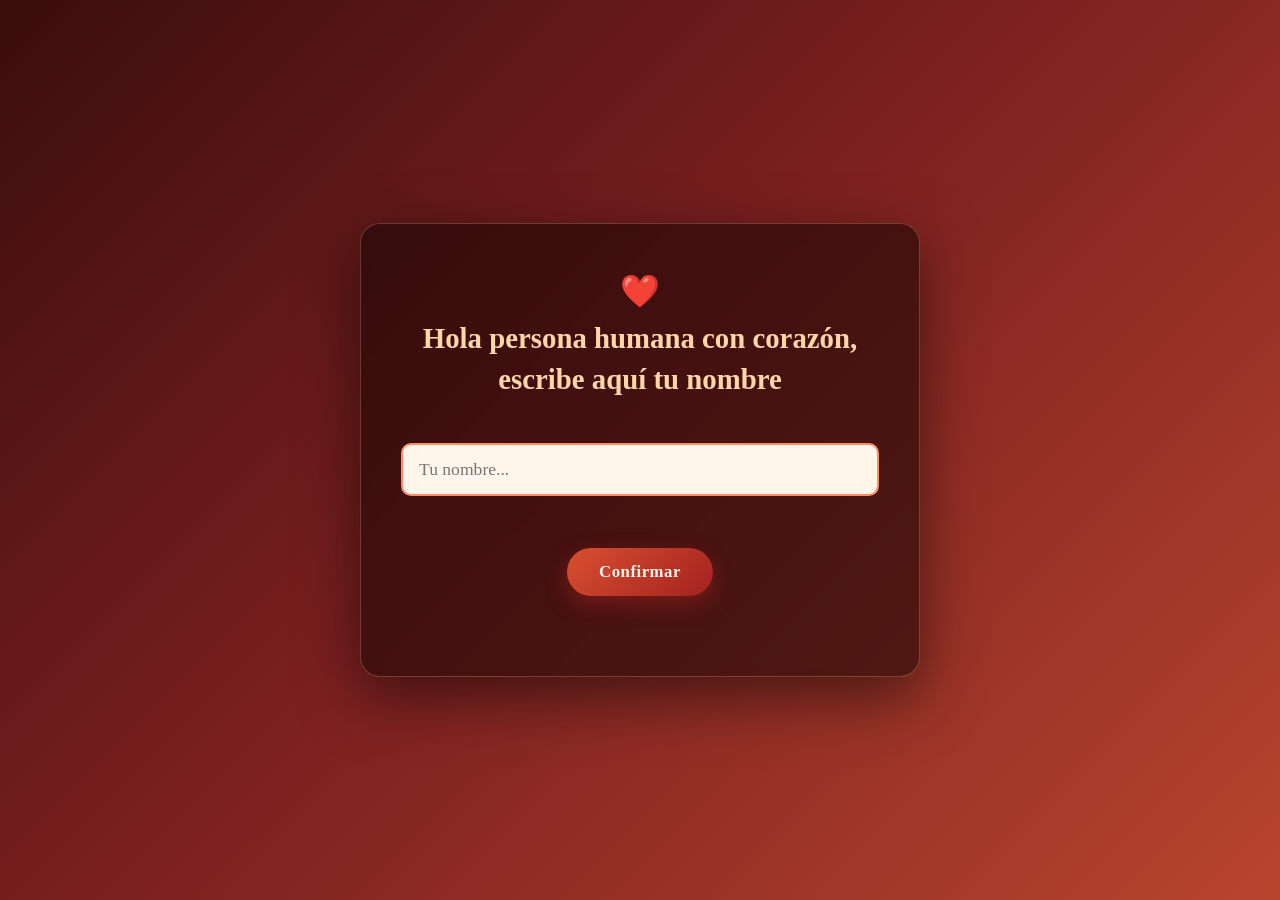
<file: Index.html>
<!DOCTYPE html>
<html lang="es">
<head>
<meta charset="UTF-8">
<meta name="viewport" content="width=device-width, initial-scale=1.0">
<title>Inicio</title>
<link rel="stylesheet" href="Estilos.css">
</head>
<body>
  <div class="tarjeta">
    <div class="corazon">❤️</div>
    <h1>Hola persona humana con corazón,<br>escribe aquí tu nombre</h1>
    <input type="text" id="campoNombre" placeholder="Tu nombre..." autofocus>
    <div class="contenedor-boton">
      <button id="botonConfirmar">Confirmar</button>
    </div>
    <div class="aviso" id="aviso"></div>
  </div>

  <script>
    const campoNombre = document.getElementById('campoNombre');
    const boton = document.getElementById('botonConfirmar');
    const aviso = document.getElementById('aviso');

    function confirmarNombre() {
      const nombre = campoNombre.value.trim();
      if (nombre === '') {
        aviso.textContent = 'Por favor, escribe tu nombre antes de continuar.';
        return;
      }
      localStorage.setItem('nombreGuardado', nombre);
      window.location.href = 'mensaje.html';
      document.getElementById('nombreMensaje3').textContent = nombreGuardado;
    }

    boton.addEventListener('click', confirmarNombre);
    campoNombre.addEventListener('keydown', (e) => {
      if (e.key === 'Enter') confirmarNombre();
    });
  </script>
</body>
</html>
</file>
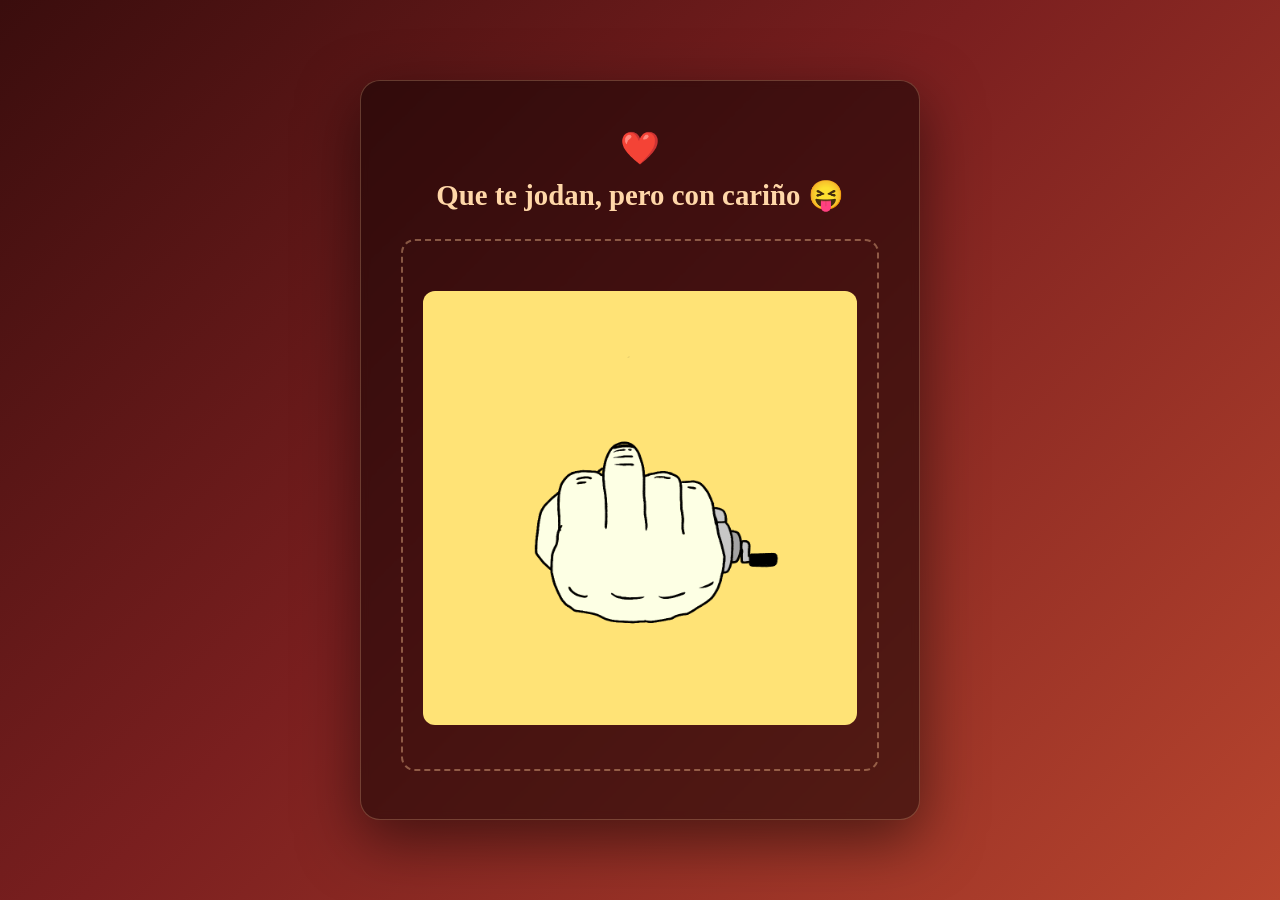
<file: Gracias.html>
<!DOCTYPE html>
<html lang="es">
<head>
<meta charset="UTF-8">
<meta name="viewport" content="width=device-width, initial-scale=1.0">
<title>Gracias</title>
<link rel="stylesheet" href="Estilos.css">
</head>
<body>
  <div class="tarjeta">
    <div class="corazon">❤️</div>
    <h1>Que te jodan, pero con cariño 😝 </h1>

    <div class="gif-espacio">
      <img src="tu-gif.gif" alt="Tu GIF" onerror="this.style.display='none'">
    </div>
  </div>
</body>
</html>
</file>
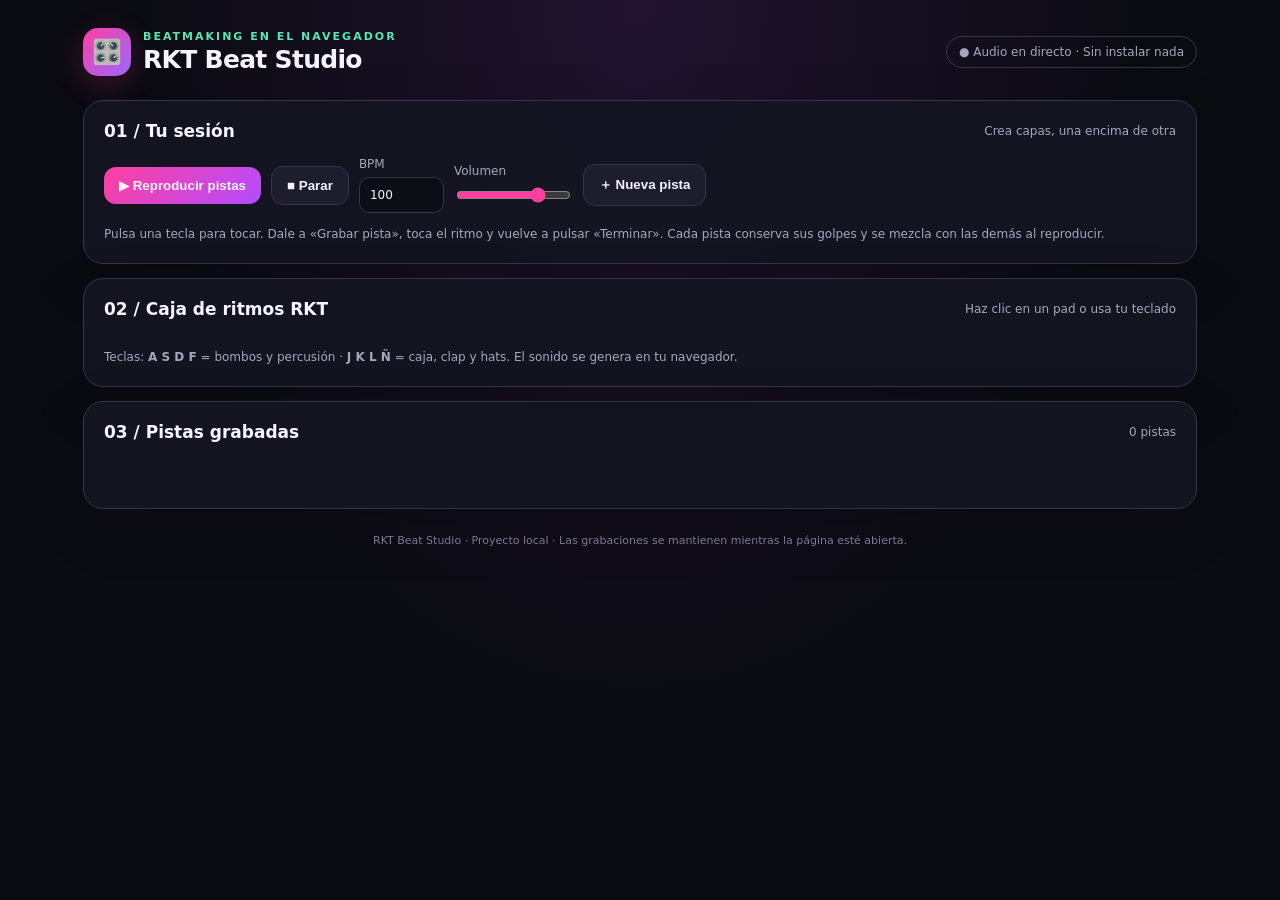
<file: index (1).html>
<!doctype html>
<html lang="es">
<head>
<meta charset="utf-8">
<meta name="viewport" content="width=device-width, initial-scale=1">
<title>RKT Beat Studio</title>
<style>
:root{--bg:#0b0b12;--panel:#151522;--panel2:#1d1d2d;--line:#34344a;--text:#f4f3ff;--muted:#a7a6bd;--pink:#ff3f9f;--purple:#9a68ff;--green:#58e6b2;--yellow:#ffd166}
*{box-sizing:border-box}body{margin:0;background:radial-gradient(ellipse at top,#21132f 0,#0b0b12 55%);color:var(--text);font-family:Inter,system-ui,Segoe UI,Arial,sans-serif;min-height:100vh}
main{max-width:1150px;margin:auto;padding:28px 18px 50px}.top{display:flex;justify-content:space-between;align-items:center;gap:15px;flex-wrap:wrap;margin-bottom:24px}.brand{display:flex;align-items:center;gap:12px}.logo{width:48px;height:48px;border-radius:15px;background:linear-gradient(135deg,var(--pink),var(--purple));display:grid;place-items:center;font-size:24px;box-shadow:0 8px 30px #ff3f9f33}.eyebrow{color:var(--green);font-size:11px;letter-spacing:2px;font-weight:800}.brand h1{font-size:25px;margin:2px 0 0;letter-spacing:-.7px}.pill{border:1px solid var(--line);border-radius:999px;padding:8px 12px;color:var(--muted);font-size:12px}
.panel{background:#151522eF;border:1px solid var(--line);border-radius:20px;padding:20px;margin:14px 0;box-shadow:0 18px 60px #0002}.controls{display:flex;gap:10px;align-items:center;flex-wrap:wrap}.btn{border:1px solid var(--line);background:var(--panel2);color:var(--text);padding:11px 15px;border-radius:12px;font-weight:750;cursor:pointer;transition:.15s}.btn:hover{transform:translateY(-1px);border-color:#77708f}.btn.primary{background:linear-gradient(135deg,var(--pink),#b34cff);border:0}.btn.record{background:#39172b;border-color:#a42e69;color:#ff9acb}.btn.record.live{background:#b51f5f;color:white;animation:pulse 1s infinite}@keyframes pulse{50%{box-shadow:0 0 0 5px #ff3f9f22}}
label{font-size:12px;color:var(--muted);display:flex;flex-direction:column;gap:6px}input,select{background:#0d0d16;color:var(--text);border:1px solid var(--line);padding:10px;border-radius:10px;font:inherit}input[type=range]{padding:0;accent-color:var(--pink);width:115px}
.section-head{display:flex;justify-content:space-between;align-items:center;gap:10px;flex-wrap:wrap;margin-bottom:16px}.section-head h2{font-size:17px;margin:0}.hint{color:var(--muted);font-size:12px;line-height:1.5}.pads{display:grid;grid-template-columns:repeat(4,minmax(0,1fr));gap:10px}.pad{min-height:116px;position:relative;border:1px solid var(--line);border-radius:16px;background:linear-gradient(145deg,#232337,#141420);color:var(--text);cursor:pointer;text-align:left;padding:14px;overflow:hidden;transition:.08s}.pad:before{content:"";position:absolute;inset:auto 0 0;height:4px;background:var(--padcolor,var(--pink));opacity:.8}.pad:active,.pad.hit{transform:scale(.98);background:#30223a;box-shadow:0 0 0 2px var(--padcolor,var(--pink)) inset}.pad .key{display:inline-grid;place-items:center;min-width:28px;height:27px;border:1px solid #55536d;border-radius:7px;background:#0e0e18;color:#fff;font-weight:900;font-size:12px}.pad .name{display:block;font-weight:800;margin-top:12px}.pad .desc{display:block;font-size:11px;color:var(--muted);margin-top:4px}.pad .emoji{position:absolute;right:13px;top:12px;font-size:21px;opacity:.9}
.track-list{display:flex;flex-direction:column;gap:10px}.track{display:grid;grid-template-columns:minmax(130px,1fr) 2fr auto;align-items:center;gap:14px;padding:14px;background:#10101a;border:1px solid var(--line);border-radius:14px}.track-title{font-weight:800}.track-meta{color:var(--muted);font-size:11px;margin-top:4px}.timeline{display:flex;gap:4px;align-items:center;min-height:34px;overflow:hidden}.beat-dot{height:28px;min-width:5px;flex:1;border-radius:4px;background:#29283a;max-width:13px}.beat-dot.on{background:linear-gradient(180deg,var(--pink),var(--purple));box-shadow:0 0 10px #ff3f9f35}.track-actions{display:flex;gap:6px;flex-wrap:wrap;justify-content:flex-end}.small{font-size:11px;padding:8px 10px}.empty{border:1px dashed #424158;border-radius:12px;padding:22px;color:var(--muted);text-align:center;font-size:13px}.status{font-size:12px;color:var(--green);min-height:18px}.footer{color:#7c7a91;font-size:11px;text-align:center;margin-top:25px}
@media(max-width:680px){main{padding:18px 12px}.pads{grid-template-columns:repeat(2,minmax(0,1fr))}.track{grid-template-columns:1fr;gap:10px}.track-actions{justify-content:flex-start}.brand h1{font-size:21px}.panel{padding:15px}}
</style>
</head>
<body>
<main>
<header class="top">
 <div class="brand"><div class="logo">🎛️</div><div><div class="eyebrow">BEATMAKING EN EL NAVEGADOR</div><h1>RKT Beat Studio</h1></div></div>
 <div class="pill">● Audio en directo · Sin instalar nada</div>
</header>

<section class="panel">
 <div class="section-head"><h2>01 / Tu sesión</h2><span class="hint">Crea capas, una encima de otra</span></div>
 <div class="controls">
  <button class="btn primary" id="playAll">▶ Reproducir pistas</button>
  <button class="btn" id="stopAll">■ Parar</button>
  <label>BPM <input id="bpm" type="number" min="60" max="180" value="100" style="width:85px"></label>
  <label>Volumen <input id="volume" type="range" min="0" max="100" value="75"></label>
  <button class="btn" id="newTrack">＋ Nueva pista</button>
 </div>
 <p class="hint" style="margin-bottom:0">Pulsa una tecla para tocar. Dale a «Grabar pista», toca el ritmo y vuelve a pulsar «Terminar». Cada pista conserva sus golpes y se mezcla con las demás al reproducir.</p>
</section>

<section class="panel">
 <div class="section-head"><h2>02 / Caja de ritmos RKT</h2><span class="hint">Haz clic en un pad o usa tu teclado</span></div>
 <div class="pads" id="pads"></div>
 <p class="hint" style="margin-bottom:0;margin-top:13px">Teclas: <b> A S D F</b> = bombos y percusión · <b> J K L Ñ</b> = caja, clap y hats. El sonido se genera en tu navegador.</p>
</section>

<section class="panel">
 <div class="section-head"><h2>03 / Pistas grabadas</h2><span class="hint" id="trackCount">0 pistas</span></div>
 <div class="track-list" id="tracks"></div>
 <div class="status" id="status" aria-live="polite" style="margin-top:12px"></div>
</section>
<div class="footer">RKT Beat Studio · Proyecto local · Las grabaciones se mantienen mientras la página esté abierta.</div>
</main>
<script>
const sounds = [
 {id:'kick',key:'A',name:'Bombo RKT',desc:'Grave y contundente',emoji:'💥',color:'#ff3f9f'},
 {id:'kick2',key:'S',name:'Bombo corto',desc:'Golpe seco',emoji:'🥁',color:'#ff7b54'},
 {id:'bass',key:'D',name:'808 / Bajo',desc:'Subgrave',emoji:'〰️',color:'#a16bff'},
 {id:'perc',key:'F',name:'Percusión',desc:'Golpe metálico',emoji:'🔔',color:'#ffd166'},
 {id:'snare',key:'J',name:'Caja',desc:'Snare crujiente',emoji:'⚡',color:'#ff5c8a'},
 {id:'clap',key:'K',name:'Clap',desc:'Palmada marcada',emoji:'👏',color:'#63e6be'},
 {id:'hat',key:'L',name:'Hi-hat',desc:'Chispa rápida',emoji:'✨',color:'#6acbff'},
 {id:'openhat',key:'Ñ',name:'Open hat',desc:'Hat abierto',emoji:'🌪️',color:'#c4a1ff'}
];
const $ = s => document.querySelector(s);
let audioCtx=null, master=null, tracks=[], nextId=1, activeTrack=null, playing=false, playbackTimers=[];
const padRoot=$('#pads'), trackRoot=$('#tracks');
function ensureAudio(){
 if(!audioCtx){audioCtx=new (window.AudioContext||window.webkitAudioContext)();master=audioCtx.createGain();master.gain.value=Number($('#volume').value)/100;master.connect(audioCtx.destination);}
 if(audioCtx.state==='suspended') audioCtx.resume();
}
function output(){ensureAudio();const g=audioCtx.createGain();g.gain.value=Number($('#volume').value)/100;g.connect(audioCtx.destination);return g;}
function noiseBuffer(duration){
 const n=Math.max(1,Math.floor(audioCtx.sampleRate*duration)), b=audioCtx.createBuffer(1,n,audioCtx.sampleRate), d=b.getChannelData(0);
 for(let i=0;i<n;i++)d[i]=Math.random()*2-1;return b;
}
function playSound(id, when=0){
 ensureAudio();const t=audioCtx.currentTime+when, out=output();
 const osc=(type,freq, endFreq, dur, gain=1)=>{const o=audioCtx.createOscillator(),g=audioCtx.createGain();o.type=type;o.frequency.setValueAtTime(freq,t);if(endFreq)o.frequency.exponentialRampToValueAtTime(Math.max(1,endFreq),t+dur);g.gain.setValueAtTime(gain,t);g.gain.exponentialRampToValueAtTime(.001,t+dur);o.connect(g);g.connect(out);o.start(t);o.stop(t+dur+.02);};
 const hiss=(dur, gain, hp=4000)=>{const src=audioCtx.createBufferSource(),filter=audioCtx.createBiquadFilter(),g=audioCtx.createGain();src.buffer=noiseBuffer(dur);filter.type='highpass';filter.frequency.value=hp;g.gain.setValueAtTime(gain,t);g.gain.exponentialRampToValueAtTime(.001,t+dur);src.connect(filter);filter.connect(g);g.connect(out);src.start(t);src.stop(t+dur+.02);};
 if(id==='kick') {osc('sine',155,42,.38,1.0);osc('triangle',70,42,.14,.23);}
 else if(id==='kick2'){osc('sine',125,48,.22,.85);hiss(.035,.07,1500);}
 else if(id==='bass'){osc('sawtooth',95,42,.32,.32);osc('sine',65,35,.38,.55);}
 else if(id==='perc'){osc('square',900,420,.09,.15);hiss(.06,.08,2200);}
 else if(id==='snare'){hiss(.19,.42,900);osc('triangle',190,100,.12,.22);}
 else if(id==='clap'){hiss(.14,.33,1200);setTimeout(()=>{if(audioCtx)hiss(.1,.15,1400)},28);}
 else if(id==='hat'){hiss(.055,.24,6500);}
 else if(id==='openhat'){hiss(.32,.25,5000);}
 setTimeout(()=>out.disconnect(),700);
}
function renderPads(){
 padRoot.innerHTML='';
 sounds.forEach(s=>{const b=document.createElement('button');b.className='pad';b.style.setProperty('--padcolor',s.color);b.innerHTML=`<span class="key">${s.key}</span><span class="emoji">${s.emoji}</span><span class="name">${s.name}</span><span class="desc">${s.desc}</span>`;b.addEventListener('click',()=>hit(s.id));b.dataset.sound=s.id;padRoot.appendChild(b);});
}
function hit(id){
 if(playing)return;
 playSound(id);
 if(activeTrack){const tr=tracks.find(t=>t.id===activeTrack);if(tr){tr.events.push({sound:id,time:performance.now()-tr.started});tr.dirty=true;renderTracks();}}
 const pad=document.querySelector(`[data-sound="${id}"]`);if(pad){pad.classList.add('hit');setTimeout(()=>pad.classList.remove('hit'),90);}
}
function makeTrack(){const tr={id:nextId++,name:'Pista '+nextId,events:[],recording:false,started:0,dirty:false};tr.name='Pista '+(tr.id);tracks.push(tr);renderTracks();return tr;}
function startRecording(id){
 if(activeTrack){const prev=tracks.find(t=>t.id===activeTrack);if(prev)stopRecording(prev.id);}
 const tr=tracks.find(t=>t.id===id);if(!tr)return;tr.events=[];tr.started=performance.now();tr.recording=true;activeTrack=id;$('#status').textContent='● Grabando '+tr.name+' · toca el ritmo';renderTracks();
}
function stopRecording(id){
 const tr=tracks.find(t=>t.id===id);if(!tr)return;tr.recording=false;if(activeTrack===id)activeTrack=null;$('#status').textContent=tr.events.length?`✓ ${tr.name} guardada · ${tr.events.length} golpes`:'Pista vacía. Graba algunos golpes para escucharla.';renderTracks();
}
function renderTracks(){
 $('#trackCount').textContent=`${tracks.length} pista${tracks.length===1?'':'s'}`;
 if(!tracks.length){trackRoot.innerHTML='<div class="empty">Todavía no hay pistas. Pulsa «Nueva pista» para empezar tu beat.</div>';return;}
 trackRoot.innerHTML='';
 tracks.forEach(tr=>{
  const row=document.createElement('div');row.className='track';
  const info=document.createElement('div');info.innerHTML=`<div class="track-title">${tr.name} ${tr.recording?'🔴':''}</div><div class="track-meta">${tr.events.length} golpes · ${tr.recording?'grabando':tr.events.length?'lista para mezclar':'vacía'}</div>`;
  const timeline=document.createElement('div');timeline.className='timeline';const count=32;
  for(let i=0;i<count;i++){const dot=document.createElement('span');dot.className='beat-dot'+(tr.events.some(e=>Math.min(31,Math.floor(e.time/Math.max(1,((tr.events.at(-1)?.time||1)/32)))===i)?' on':'');timeline.appendChild(dot);}
  const actions=document.createElement('div');actions.className='track-actions';
  const rec=document.createElement('button');rec.className='btn small '+(tr.recording?'record live':'record');rec.textContent=tr.recording?'■ Terminar':'● Grabar pista';rec.onclick=()=>tr.recording?stopRecording(tr.id):startRecording(tr.id);
  const play=document.createElement('button');play.className='btn small';play.textContent='▶';play.title='Reproducir esta pista';play.onclick=()=>playTrack(tr);
  const clear=document.createElement('button');clear.className='btn small';clear.textContent='Borrar';clear.onclick=()=>{if(tr.recording)stopRecording(tr.id);tracks=tracks.filter(t=>t.id!==tr.id);renderTracks();};
  actions.append(rec,play,clear);row.append(info,timeline,actions);trackRoot.appendChild(row);
 });
}
function cancelPlayback(){playbackTimers.forEach(clearTimeout);playbackTimers=[];playing=false;$('#playAll').textContent='▶ Reproducir pistas';}
function scheduleTrack(tr, baseTime=0){
 ensureAudio();if(!tr.events.length)return;
 const sorted=[...tr.events].sort((a,b)=>a.time-b.time);
 sorted.forEach(e=>{const delay=Math.max(0,e.time)+baseTime;const timer=setTimeout(()=>playSound(e.sound),delay);playbackTimers.push(timer);});
}
function playTrack(tr){if(tr.recording)stopRecording(tr.id);if(!tr.events.length){$('#status').textContent='Esta pista está vacía.';return;}cancelPlayback();playing=true;$('#status').textContent='▶ Reproduciendo '+tr.name;const max=Math.max(...tr.events.map(e=>e.time))+300;scheduleTrack(tr);playbackTimers.push(setTimeout(()=>{playing=false;$('#status').textContent='✓ Fin de '+tr.name;},max));}
$('#newTrack').onclick=()=>{makeTrack();$('#status').textContent='Nueva pista creada. Pulsa «Grabar pista».';};
$('#playAll').onclick=()=>{
 if(!tracks.some(t=>t.events.length)){ $('#status').textContent='Primero graba al menos una pista.';return;}
 tracks.forEach(t=>{if(t.recording)stopRecording(t.id);});
 cancelPlayback();playing=true;$('#playAll').textContent='▶ Reproduciendo…';$('#status').textContent='▶ Sonando todas las pistas juntas';
 const longest=Math.max(...tracks.map(t=>t.events.length?Math.max(...t.events.map(e=>e.time)):0));
 tracks.forEach(t=>scheduleTrack(t));playbackTimers.push(setTimeout(()=>{playing=false;$('#playAll').textContent='▶ Reproducir pistas';$('#status').textContent='✓ Mezcla terminada';},longest+500));
};
$('#stopAll').onclick=()=>{cancelPlayback();$('#status').textContent='Reproducción parada.';};
$('#volume').oninput=()=>{if(master)master.gain.value=Number($('#volume').value)/100;};
document.addEventListener('keydown',e=>{
 if(e.repeat||['INPUT','SELECT','TEXTAREA'].includes(document.activeElement.tagName))return;
 const key=e.key.toUpperCase();const s=sounds.find(x=>x.key===key);if(s){e.preventDefault();hit(s.id);}
 if(e.code==='Space'){e.preventDefault();if(playing)$('#stopAll').click();else $('#playAll').click();}
});
renderPads();makeTrack();
</script>
</body>
</html>
</file>
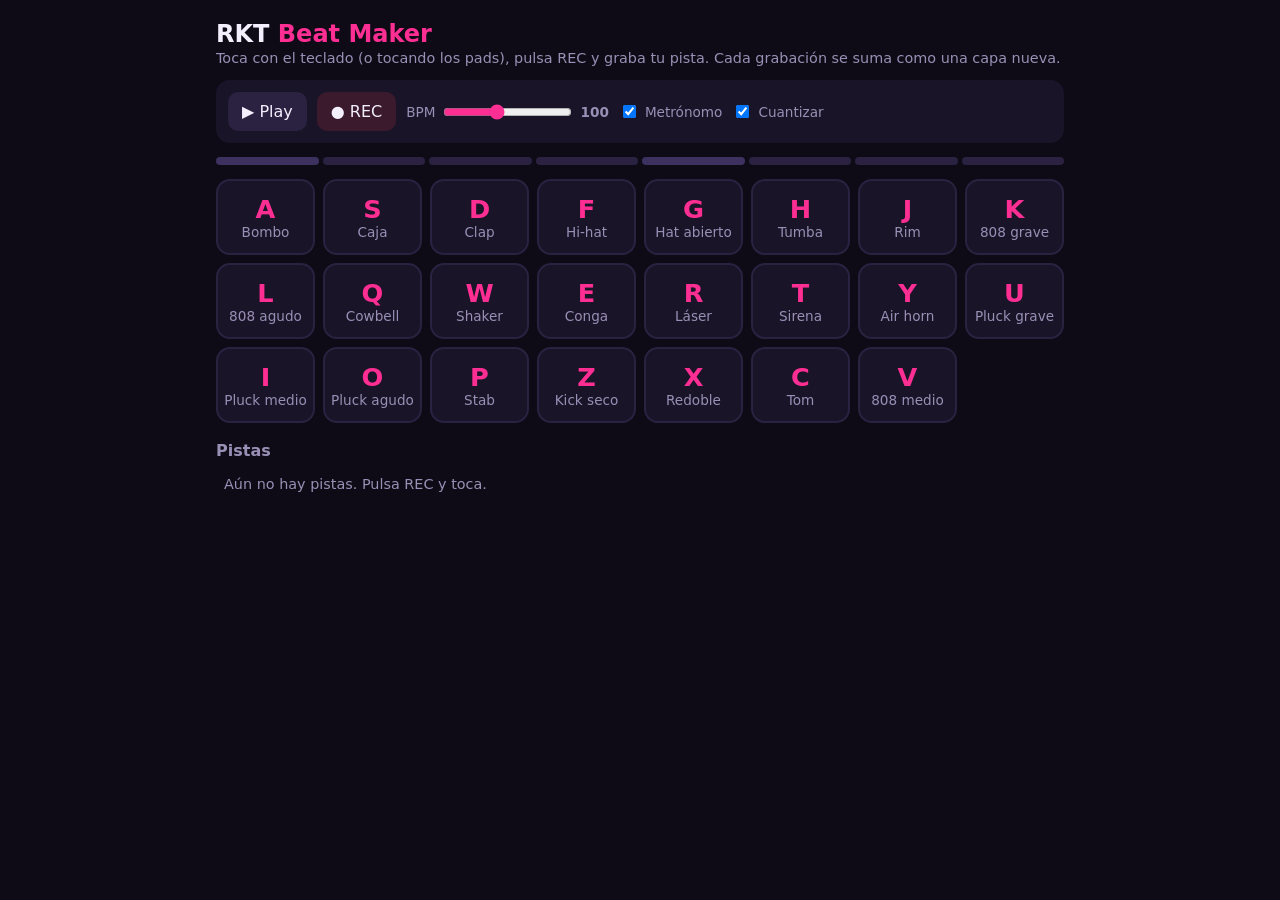
<file: RKT Beat Maker (1).html>
<!DOCTYPE html>
<html lang="es"><head><meta charset="utf-8">
<meta name="viewport" content="width=device-width, initial-scale=1, viewport-fit=cover">
<title>RKT Beat Maker</title>
<style>
:root{--bg:#0e0b16;--card:#1a1428;--ink:#f4efff;--mut:#9a8fb5;--pink:#ff2e93;--cy:#27e6d3;--yel:#ffd23f;box-sizing:border-box;padding-top:env(safe-area-inset-top,0px);padding-bottom:env(safe-area-inset-bottom,0px)}
*{box-sizing:border-box}
body{margin:0;background:var(--bg);color:var(--ink);font-family:system-ui,-apple-system,"Segoe UI",sans-serif;padding:16px;max-width:880px;margin:auto}
h1{font-size:1.5rem;margin:4px 0 2px}h1 span{color:var(--pink)}
p.s{color:var(--mut);margin:0 0 14px;font-size:.9rem}
.bar{display:flex;flex-wrap:wrap;gap:10px;align-items:center;background:var(--card);padding:12px;border-radius:14px;margin-bottom:14px}
button{font:inherit;cursor:pointer;border:0;border-radius:10px;padding:10px 14px;background:#2b2140;color:var(--ink)}
button:active{transform:scale(.96)}
#play.on{background:var(--cy);color:#000}
#rec{background:#3a1a2c}#rec.arm{background:var(--yel);color:#000}#rec.on{background:var(--pink);animation:p .6s infinite alternate}
@keyframes p{to{opacity:.6}}
label{color:var(--mut);font-size:.85rem;display:flex;align-items:center;gap:6px}
input[type=range]{accent-color:var(--pink)}
#status{margin-left:auto;font-size:.85rem;color:var(--yel)}
.beats{display:flex;gap:4px;margin-bottom:14px}.beats i{flex:1;height:8px;border-radius:4px;background:#2b2140}.beats i.b{background:#3d3160}.beats i.on{background:var(--cy)}
.pads{display:grid;grid-template-columns:repeat(auto-fill,minmax(92px,1fr));gap:8px;margin-bottom:18px}
.pad{height:76px;border-radius:14px;background:var(--card);border:2px solid #2b2140;display:flex;flex-direction:column;align-items:center;justify-content:center;user-select:none;touch-action:manipulation}
.pad b{font-size:1.6rem;color:var(--pink)}.pad span{color:var(--mut);font-size:.85rem}
.pad.hit{background:var(--pink);border-color:var(--pink)}.pad.hit b,.pad.hit span{color:#fff}
h2{font-size:1rem;margin:0 0 8px;color:var(--mut)}
.track{display:flex;gap:8px;align-items:center;background:var(--card);border-radius:12px;padding:8px;margin-bottom:8px}
.lane{position:relative;flex:1;height:34px;background:#120e1d;border-radius:8px;overflow:hidden}
.lane u{position:absolute;top:6px;width:4px;height:22px;border-radius:2px;background:var(--cy)}
.lane s{position:absolute;top:0;bottom:0;width:2px;background:#fff8}
.track.m .lane u{background:#554a73}
.track button{padding:6px 10px;font-size:.8rem}.nm{width:64px;font-size:.85rem}
.empty{color:var(--mut);font-size:.9rem;padding:8px}
</style></head><body>
<h1>RKT <span>Beat Maker</span></h1>
<p class="s">Toca con el teclado (o tocando los pads), pulsa REC y graba tu pista. Cada grabación se suma como una capa nueva.</p>

<div class="bar">
  <button id="play">▶ Play</button>
  <button id="rec">● REC</button>
  <label>BPM <input id="bpm" type="range" min="80" max="130" value="100"><b id="bv">100</b></label>
  <label><input id="click" type="checkbox" checked> Metrónomo</label>
  <label><input id="q" type="checkbox" checked> Cuantizar</label>
  <span id="status"></span>
</div>
<div class="beats" id="beats"></div>
<div class="pads" id="pads"></div>
<h2>Pistas</h2>
<div id="tracks"><div class="empty">Aún no hay pistas. Pulsa REC y toca.</div></div>

<script>
const BEATS=8; // 2 compases
const AC=window.AudioContext||window.webkitAudioContext;
let ctx,master,noiseBuf;
const SOUNDS={
 a:{n:'Bombo',f:t=>kick(t)},
 s:{n:'Caja',f:t=>snare(t)},
 d:{n:'Clap',f:t=>clap(t)},
 f:{n:'Hi-hat',f:t=>hat(t,.05)},
 g:{n:'Hat abierto',f:t=>hat(t,.3)},
 h:{n:'Tumba',f:t=>tone(t,'sine',260,130,.35,.7)},
 j:{n:'Rim',f:t=>tone(t,'square',900,700,.06,.25)},
 k:{n:'808 grave',f:t=>bass(t,49)},
 l:{n:'808 agudo',f:t=>bass(t,73)},
 q:{n:'Cowbell',f:t=>cow(t)},
 w:{n:'Shaker',f:t=>noise(t,'bandpass',6000,.09,.35)},
 e:{n:'Conga',f:t=>tone(t,'sine',330,200,.2,.8)},
 r:{n:'Láser',f:t=>tone(t,'sawtooth',2200,120,.35,.35)},
 t:{n:'Sirena',f:t=>siren(t)},
 y:{n:'Air horn',f:t=>horn(t)},
 u:{n:'Pluck grave',f:t=>pluck(t,110)},
 i:{n:'Pluck medio',f:t=>pluck(t,165)},
 o:{n:'Pluck agudo',f:t=>pluck(t,220)},
 p:{n:'Stab',f:t=>stab(t)},
 z:{n:'Kick seco',f:t=>tone(t,'sine',120,50,.2,1.1)},
 x:{n:'Redoble',f:t=>{[0,.06,.12,.18].forEach(o=>snare(t+o))}},
 c:{n:'Tom',f:t=>tone(t,'sine',180,80,.3,.9)},
 v:{n:'808 medio',f:t=>bass(t,61)}
};
function init(){if(ctx)return;ctx=new AC();master=ctx.createGain();master.gain.value=.9;
 const c=ctx.createDynamicsCompressor();master.connect(c);c.connect(ctx.destination);
 noiseBuf=ctx.createBuffer(1,ctx.sampleRate,ctx.sampleRate);const d=noiseBuf.getChannelData(0);for(let i=0;i<d.length;i++)d[i]=Math.random()*2-1}
function env(t,peak,dur){const g=ctx.createGain();g.gain.setValueAtTime(peak,t);g.gain.exponentialRampToValueAtTime(.001,t+dur);g.connect(master);return g}
function tone(t,type,f0,f1,dur,peak){const o=ctx.createOscillator();o.type=type;o.frequency.setValueAtTime(f0,t);o.frequency.exponentialRampToValueAtTime(f1,t+dur);o.connect(env(t,peak,dur));o.start(t);o.stop(t+dur+.05)}
function noise(t,type,freq,dur,peak){const s=ctx.createBufferSource();s.buffer=noiseBuf;const f=ctx.createBiquadFilter();f.type=type;f.frequency.value=freq;s.connect(f);f.connect(env(t,peak,dur));s.start(t);s.stop(t+dur+.05)}
function kick(t){tone(t,'sine',160,42,.45,1.2);noise(t,'lowpass',1500,.02,.4)}
function snare(t){tone(t,'triangle',200,150,.15,.6);noise(t,'bandpass',2200,.2,.9)}
function clap(t){[0,.012,.026].forEach(o=>noise(t+o,'bandpass',1500,.08,.6));noise(t+.04,'bandpass',1500,.18,.5)}
function hat(t,d){noise(t,'highpass',7500,d,.45)}
function bass(t,hz){tone(t,'sine',hz*1.6,hz,.12,.9);tone(t,'sine',hz,hz*.98,.7,.9)}
function cow(t){[587,845].forEach(f=>tone(t,'square',f,f,.25,.25))}
function siren(t){const o=ctx.createOscillator();o.type='sawtooth';o.frequency.setValueAtTime(600,t);o.frequency.linearRampToValueAtTime(1100,t+.25);o.frequency.linearRampToValueAtTime(600,t+.5);o.connect(env(t,.25,.5));o.start(t);o.stop(t+.55)}
function horn(t){[220,277,330].forEach(f=>tone(t,'sawtooth',f*2,f*2,.6,.18))}
function pluck(t,f){tone(t,'sawtooth',f,f,.3,.35)}
function stab(t){[262,330,392].forEach(f=>tone(t,'square',f,f,.2,.2))}
function click(t,strong){tone(t,'square',strong?1600:1100,strong?1500:1050,.04,.15)}

// estado
let playing=false,startT=0,lastBeat=0,tracks=[],recState=0,recStartBeat=0,recEvents=[];
const $=id=>document.getElementById(id);
const spb=()=>60/$('bpm').value;
const nowBeat=()=>(ctx.currentTime-startT)/spb();

// UI pads
const padsEl=$('pads');
for(const k in SOUNDS){const d=document.createElement('div');d.className='pad';d.id='pad-'+k;d.innerHTML=`<b>${k.toUpperCase()}</b><span>${SOUNDS[k].n}</span>`;
 d.addEventListener('pointerdown',e=>{e.preventDefault();hit(k)});padsEl.appendChild(d)}
const beatsEl=$('beats');for(let i=0;i<BEATS;i++){const e=document.createElement('i');if(i%4==0)e.className='b';beatsEl.appendChild(e)}

function hit(k){init();ctx.resume();SOUNDS[k].f(ctx.currentTime);
 const p=$('pad-'+k);p.classList.add('hit');setTimeout(()=>p.classList.remove('hit'),110);
 if(recState==2){let b=nowBeat();
  if($('q').checked)b=Math.round(b*4)/4;
  recEvents.push({b:((b%BEATS)+BEATS)%BEATS,k});}
}
addEventListener('keydown',e=>{if(e.repeat||e.metaKey||e.ctrlKey)return;const k=e.key.toLowerCase();if(SOUNDS[k])hit(k);
 else if(e.code==='Space'){e.preventDefault();togglePlay()}});

function start(){init();ctx.resume();startT=ctx.currentTime+.08;lastBeat=0;playing=true;$('play').classList.add('on');$('play').textContent='■ Stop'}
function stop(){playing=false;recState=0;recEvents=[];$('play').classList.remove('on');$('play').textContent='▶ Play';$('rec').className='';status('')}
function togglePlay(){playing?stop():start()}
$('play').onclick=togglePlay;
$('rec').onclick=()=>{init();if(recState){recState=0;recEvents=[];$('rec').className='';status('');return}
 if(!playing)start();
 recStartBeat=Math.max(0,nowBeat());recState=2;$('rec').className='on';};
$('bpm').oninput=e=>{$('bv').textContent=e.target.value;if(playing){const b=nowBeat();/*mantener posición*/ const old=startT;startT=ctx.currentTime-b*spb();recStartBeat=recStartBeat}}
function status(t){$('status').textContent=t}

// scheduler
setInterval(()=>{if(!playing)return;const nb=nowBeat(),end=nb+.15/spb();
 if(end>lastBeat){
  const from=lastBeat;
  // metrónomo
  if($('click').checked)for(let b=Math.ceil(from);b<end;b++)if(b>=0)click(startT+b*spb(),b%4==0);
  tracks.forEach(tr=>{if(tr.mute)return;tr.ev.forEach(e=>{
   for(let k=Math.floor(from/BEATS);k<=Math.floor(end/BEATS);k++){const ab=k*BEATS+e.b;if(ab>=from&&ab<end)SOUNDS[e.k].f(startT+ab*spb())}})});
  lastBeat=Math.max(lastBeat,end)}
 // grabación
 if(recState==1&&nb>=recStartBeat){recState=2;$('rec').className='on'}
 if(recState==2&&nb>=recStartBeat+BEATS){recState=0;$('rec').className='';status('');
  if(recEvents.length){tracks.push({ev:recEvents,mute:false,id:Date.now()});renderTracks()}recEvents=[]}
},25);

// animación
function frame(){requestAnimationFrame(frame);
 if(!playing){document.querySelectorAll('.lane s').forEach(s=>s.style.left='0');[...beatsEl.children].forEach(c=>c.classList.remove('on'));return}
 const b=Math.max(0,nowBeat()),pos=(b%BEATS);
 [...beatsEl.children].forEach((c,i)=>c.classList.toggle('on',i==Math.floor(pos)));
 document.querySelectorAll('.lane s').forEach(s=>s.style.left=(pos/BEATS*100)+'%');
 if(recState==1)status('Esperando el siguiente loop… prepárate');
 if(recState==2)status('🔴 Grabando…');}
frame();

function renderTracks(){const el=$('tracks');el.innerHTML='';
 if(!tracks.length){el.innerHTML='<div class="empty">Aún no hay pistas. Pulsa REC y toca.</div>';return}
 tracks.forEach((tr,i)=>{const d=document.createElement('div');d.className='track'+(tr.mute?' m':'');
  d.innerHTML=`<div class="nm">Pista ${i+1}</div><div class="lane">${tr.ev.map(e=>`<u style="left:${e.b/BEATS*100}%"></u>`).join('')}<s></s></div><button>${tr.mute?'🔇':'🔊'}</button><button>🗑</button>`;
  const [m,x]=d.querySelectorAll('button');
  m.onclick=()=>{tr.mute=!tr.mute;renderTracks()};
  x.onclick=()=>{tracks.splice(i,1);renderTracks()};
  el.appendChild(d)})}
</script></body></html>
</file>
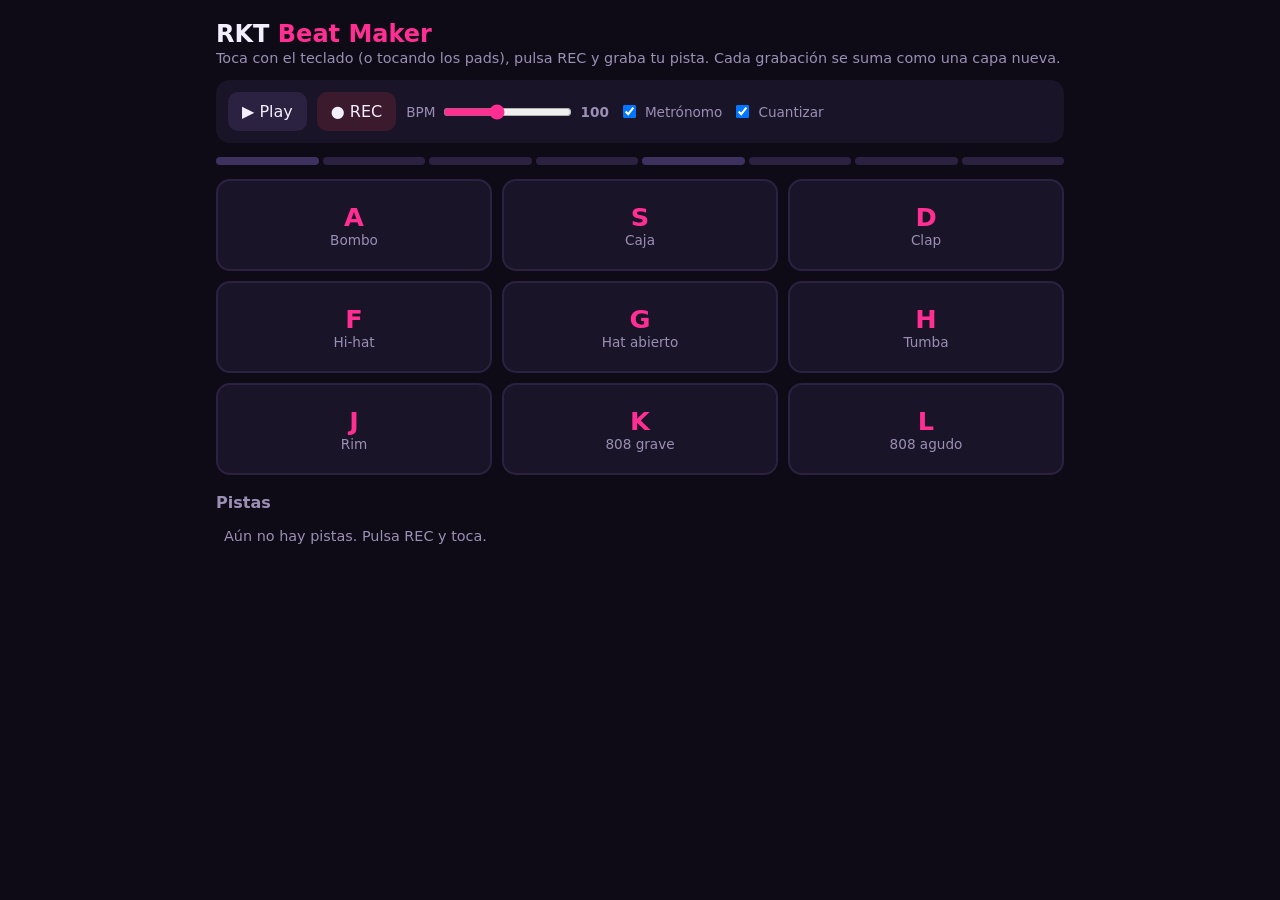
<file: RKT Beat Maker.html>
<!DOCTYPE html>
<html lang="es"><head><meta charset="utf-8">
<meta name="viewport" content="width=device-width, initial-scale=1, viewport-fit=cover">
<title>RKT Beat Maker</title>
<style>
:root{--bg:#0e0b16;--card:#1a1428;--ink:#f4efff;--mut:#9a8fb5;--pink:#ff2e93;--cy:#27e6d3;--yel:#ffd23f;box-sizing:border-box;padding-top:env(safe-area-inset-top,0px);padding-bottom:env(safe-area-inset-bottom,0px)}
*{box-sizing:border-box}
body{margin:0;background:var(--bg);color:var(--ink);font-family:system-ui,-apple-system,"Segoe UI",sans-serif;padding:16px;max-width:880px;margin:auto}
h1{font-size:1.5rem;margin:4px 0 2px}h1 span{color:var(--pink)}
p.s{color:var(--mut);margin:0 0 14px;font-size:.9rem}
.bar{display:flex;flex-wrap:wrap;gap:10px;align-items:center;background:var(--card);padding:12px;border-radius:14px;margin-bottom:14px}
button{font:inherit;cursor:pointer;border:0;border-radius:10px;padding:10px 14px;background:#2b2140;color:var(--ink)}
button:active{transform:scale(.96)}
#play.on{background:var(--cy);color:#000}
#rec{background:#3a1a2c}#rec.arm{background:var(--yel);color:#000}#rec.on{background:var(--pink);animation:p .6s infinite alternate}
@keyframes p{to{opacity:.6}}
label{color:var(--mut);font-size:.85rem;display:flex;align-items:center;gap:6px}
input[type=range]{accent-color:var(--pink)}
#status{margin-left:auto;font-size:.85rem;color:var(--yel)}
.beats{display:flex;gap:4px;margin-bottom:14px}.beats i{flex:1;height:8px;border-radius:4px;background:#2b2140}.beats i.b{background:#3d3160}.beats i.on{background:var(--cy)}
.pads{display:grid;grid-template-columns:repeat(3,1fr);gap:10px;margin-bottom:18px}
.pad{height:92px;border-radius:14px;background:var(--card);border:2px solid #2b2140;display:flex;flex-direction:column;align-items:center;justify-content:center;user-select:none;touch-action:manipulation}
.pad b{font-size:1.6rem;color:var(--pink)}.pad span{color:var(--mut);font-size:.85rem}
.pad.hit{background:var(--pink);border-color:var(--pink)}.pad.hit b,.pad.hit span{color:#fff}
h2{font-size:1rem;margin:0 0 8px;color:var(--mut)}
.track{display:flex;gap:8px;align-items:center;background:var(--card);border-radius:12px;padding:8px;margin-bottom:8px}
.lane{position:relative;flex:1;height:34px;background:#120e1d;border-radius:8px;overflow:hidden}
.lane u{position:absolute;top:6px;width:4px;height:22px;border-radius:2px;background:var(--cy)}
.lane s{position:absolute;top:0;bottom:0;width:2px;background:#fff8}
.track.m .lane u{background:#554a73}
.track button{padding:6px 10px;font-size:.8rem}.nm{width:64px;font-size:.85rem}
.empty{color:var(--mut);font-size:.9rem;padding:8px}
</style></head><body>
<h1>RKT <span>Beat Maker</span></h1>
<p class="s">Toca con el teclado (o tocando los pads), pulsa REC y graba tu pista. Cada grabación se suma como una capa nueva.</p>

<div class="bar">
  <button id="play">▶ Play</button>
  <button id="rec">● REC</button>
  <label>BPM <input id="bpm" type="range" min="80" max="130" value="100"><b id="bv">100</b></label>
  <label><input id="click" type="checkbox" checked> Metrónomo</label>
  <label><input id="q" type="checkbox" checked> Cuantizar</label>
  <span id="status"></span>
</div>
<div class="beats" id="beats"></div>
<div class="pads" id="pads"></div>
<h2>Pistas</h2>
<div id="tracks"><div class="empty">Aún no hay pistas. Pulsa REC y toca.</div></div>

<script>
const BEATS=8; // 2 compases
const AC=window.AudioContext||window.webkitAudioContext;
let ctx,master,noiseBuf;
const SOUNDS={
 a:{n:'Bombo',f:t=>kick(t)},
 s:{n:'Caja',f:t=>snare(t)},
 d:{n:'Clap',f:t=>clap(t)},
 f:{n:'Hi-hat',f:t=>hat(t,.05)},
 g:{n:'Hat abierto',f:t=>hat(t,.3)},
 h:{n:'Tumba',f:t=>tone(t,'sine',260,130,.35,.7)},
 j:{n:'Rim',f:t=>tone(t,'square',900,700,.06,.25)},
 k:{n:'808 grave',f:t=>bass(t,49)},
 l:{n:'808 agudo',f:t=>bass(t,73)}
};
function init(){if(ctx)return;ctx=new AC();master=ctx.createGain();master.gain.value=.9;
 const c=ctx.createDynamicsCompressor();master.connect(c);c.connect(ctx.destination);
 noiseBuf=ctx.createBuffer(1,ctx.sampleRate,ctx.sampleRate);const d=noiseBuf.getChannelData(0);for(let i=0;i<d.length;i++)d[i]=Math.random()*2-1}
function env(t,peak,dur){const g=ctx.createGain();g.gain.setValueAtTime(peak,t);g.gain.exponentialRampToValueAtTime(.001,t+dur);g.connect(master);return g}
function tone(t,type,f0,f1,dur,peak){const o=ctx.createOscillator();o.type=type;o.frequency.setValueAtTime(f0,t);o.frequency.exponentialRampToValueAtTime(f1,t+dur);o.connect(env(t,peak,dur));o.start(t);o.stop(t+dur+.05)}
function noise(t,type,freq,dur,peak){const s=ctx.createBufferSource();s.buffer=noiseBuf;const f=ctx.createBiquadFilter();f.type=type;f.frequency.value=freq;s.connect(f);f.connect(env(t,peak,dur));s.start(t);s.stop(t+dur+.05)}
function kick(t){tone(t,'sine',160,42,.45,1.2);noise(t,'lowpass',1500,.02,.4)}
function snare(t){tone(t,'triangle',200,150,.15,.6);noise(t,'bandpass',2200,.2,.9)}
function clap(t){[0,.012,.026].forEach(o=>noise(t+o,'bandpass',1500,.08,.6));noise(t+.04,'bandpass',1500,.18,.5)}
function hat(t,d){noise(t,'highpass',7500,d,.45)}
function bass(t,hz){tone(t,'sine',hz*1.6,hz,.12,.9);tone(t,'sine',hz,hz*.98,.7,.9)}
function click(t,strong){tone(t,'square',strong?1600:1100,strong?1500:1050,.04,.15)}

// estado
let playing=false,startT=0,lastBeat=0,tracks=[],recState=0,recStartBeat=0,recEvents=[];
const $=id=>document.getElementById(id);
const spb=()=>60/$('bpm').value;
const nowBeat=()=>(ctx.currentTime-startT)/spb();

// UI pads
const padsEl=$('pads');
for(const k in SOUNDS){const d=document.createElement('div');d.className='pad';d.id='pad-'+k;d.innerHTML=`<b>${k.toUpperCase()}</b><span>${SOUNDS[k].n}</span>`;
 d.addEventListener('pointerdown',e=>{e.preventDefault();hit(k)});padsEl.appendChild(d)}
const beatsEl=$('beats');for(let i=0;i<BEATS;i++){const e=document.createElement('i');if(i%4==0)e.className='b';beatsEl.appendChild(e)}

function hit(k){init();ctx.resume();SOUNDS[k].f(ctx.currentTime);
 const p=$('pad-'+k);p.classList.add('hit');setTimeout(()=>p.classList.remove('hit'),110);
 if(recState==2){let b=nowBeat()-recStartBeat;
  if($('q').checked)b=Math.round(b*4)/4;
  recEvents.push({b:((b%BEATS)+BEATS)%BEATS,k});}
}
addEventListener('keydown',e=>{if(e.repeat||e.metaKey||e.ctrlKey)return;const k=e.key.toLowerCase();if(SOUNDS[k])hit(k);
 else if(e.code==='Space'){e.preventDefault();togglePlay()}});

function start(){init();ctx.resume();startT=ctx.currentTime+.08;lastBeat=0;playing=true;$('play').classList.add('on');$('play').textContent='■ Stop'}
function stop(){playing=false;recState=0;recEvents=[];$('play').classList.remove('on');$('play').textContent='▶ Play';$('rec').className='';status('')}
function togglePlay(){playing?stop():start()}
$('play').onclick=togglePlay;
$('rec').onclick=()=>{init();if(recState){recState=0;recEvents=[];$('rec').className='';status('');return}
 if(!playing)start();
 recStartBeat=Math.ceil(nowBeat()/BEATS-1e-6)*BEATS;if(recStartBeat<nowBeat())recStartBeat+=BEATS;
 recState=1;$('rec').className='arm';};
$('bpm').oninput=e=>{$('bv').textContent=e.target.value;if(playing){const b=nowBeat();/*mantener posición*/ const old=startT;startT=ctx.currentTime-b*spb();recStartBeat=recStartBeat}}
function status(t){$('status').textContent=t}

// scheduler
setInterval(()=>{if(!playing)return;const nb=nowBeat(),end=nb+.15/spb();
 if(end>lastBeat){
  const from=lastBeat;
  // metrónomo
  if($('click').checked)for(let b=Math.ceil(from);b<end;b++)if(b>=0)click(startT+b*spb(),b%4==0);
  tracks.forEach(tr=>{if(tr.mute)return;tr.ev.forEach(e=>{
   for(let k=Math.floor(from/BEATS);k<=Math.floor(end/BEATS);k++){const ab=k*BEATS+e.b;if(ab>=from&&ab<end)SOUNDS[e.k].f(startT+ab*spb())}})});
  lastBeat=Math.max(lastBeat,end)}
 // grabación
 if(recState==1&&nb>=recStartBeat){recState=2;$('rec').className='on'}
 if(recState==2&&nb>=recStartBeat+BEATS){recState=0;$('rec').className='';status('');
  if(recEvents.length){tracks.push({ev:recEvents,mute:false,id:Date.now()});renderTracks()}recEvents=[]}
},25);

// animación
function frame(){requestAnimationFrame(frame);
 if(!playing){document.querySelectorAll('.lane s').forEach(s=>s.style.left='0');[...beatsEl.children].forEach(c=>c.classList.remove('on'));return}
 const b=Math.max(0,nowBeat()),pos=(b%BEATS);
 [...beatsEl.children].forEach((c,i)=>c.classList.toggle('on',i==Math.floor(pos)));
 document.querySelectorAll('.lane s').forEach(s=>s.style.left=(pos/BEATS*100)+'%');
 if(recState==1)status('Esperando el siguiente loop… prepárate');
 if(recState==2)status('🔴 Grabando…');}
frame();

function renderTracks(){const el=$('tracks');el.innerHTML='';
 if(!tracks.length){el.innerHTML='<div class="empty">Aún no hay pistas. Pulsa REC y toca.</div>';return}
 tracks.forEach((tr,i)=>{const d=document.createElement('div');d.className='track'+(tr.mute?' m':'');
  d.innerHTML=`<div class="nm">Pista ${i+1}</div><div class="lane">${tr.ev.map(e=>`<u style="left:${e.b/BEATS*100}%"></u>`).join('')}<s></s></div><button>${tr.mute?'🔇':'🔊'}</button><button>🗑</button>`;
  const [m,x]=d.querySelectorAll('button');
  m.onclick=()=>{tr.mute=!tr.mute;renderTracks()};
  x.onclick=()=>{tracks.splice(i,1);renderTracks()};
  el.appendChild(d)})}
</script></body></html>
</file>
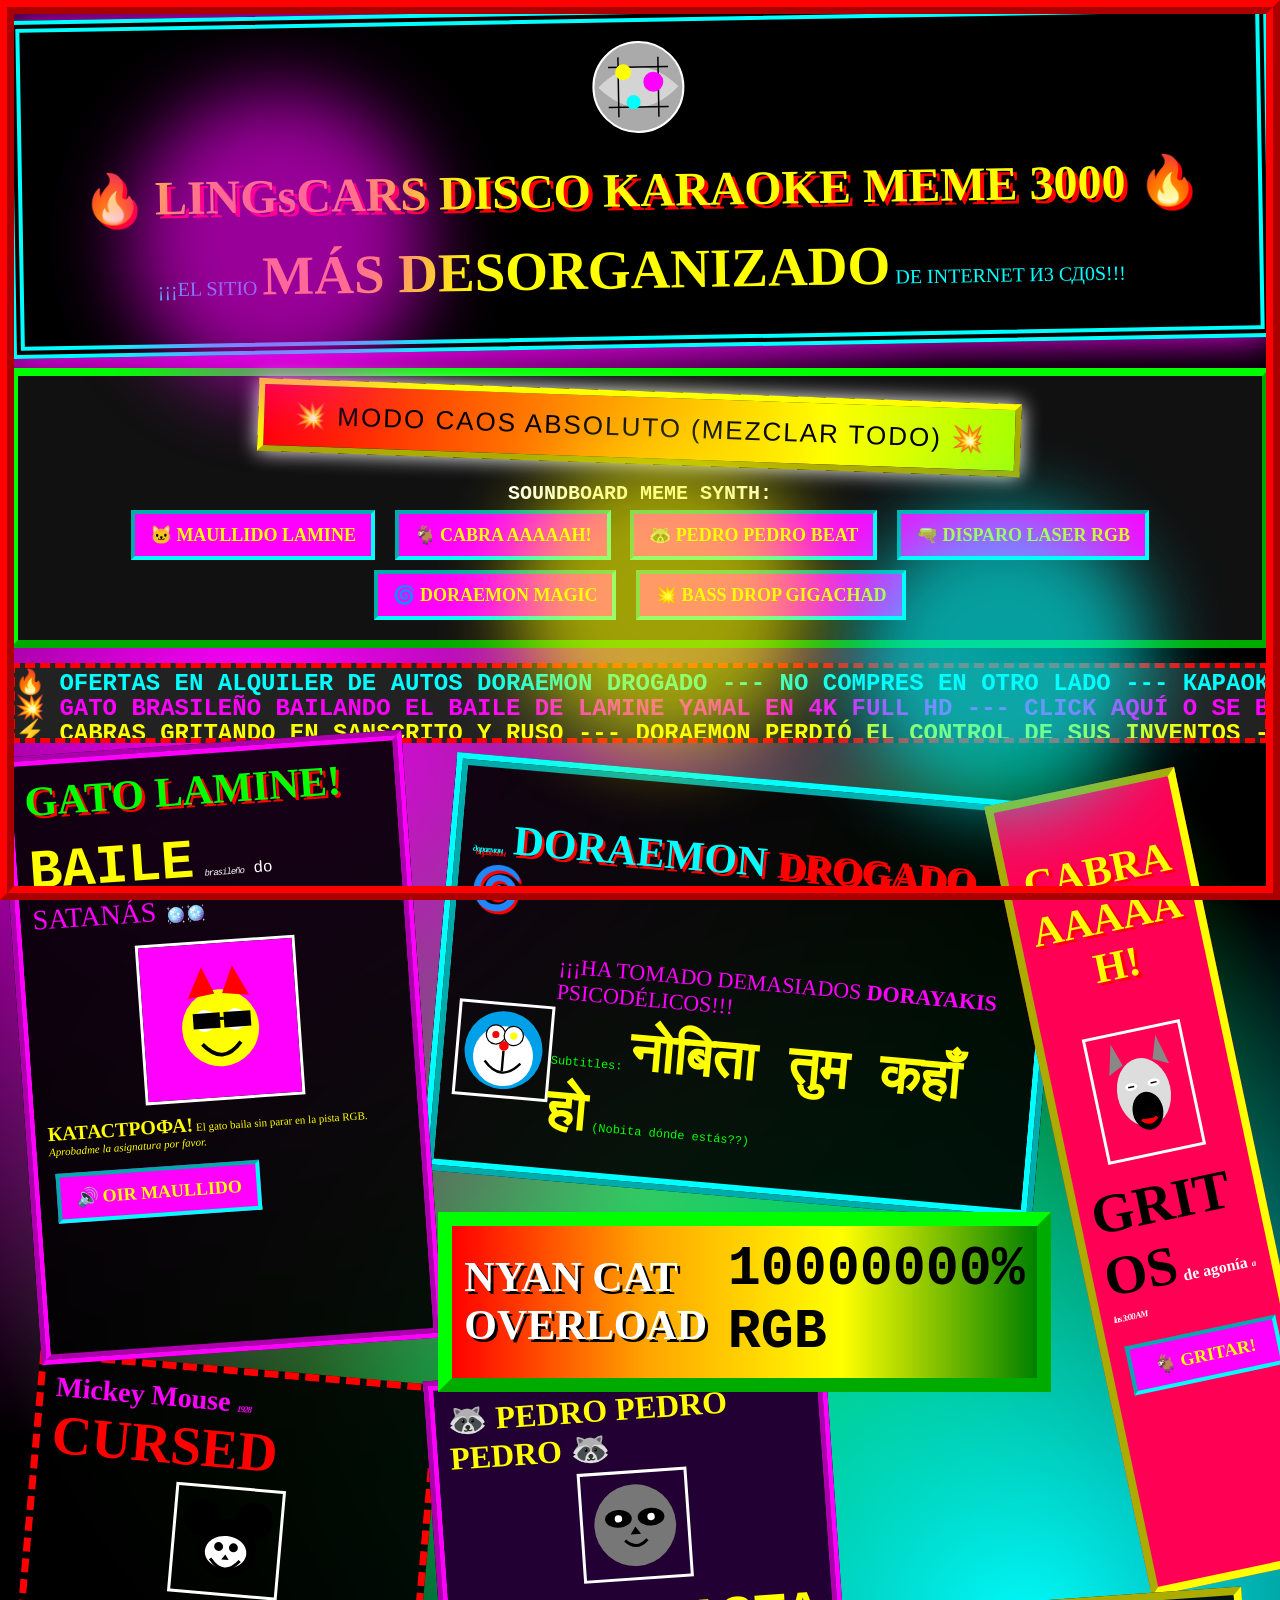
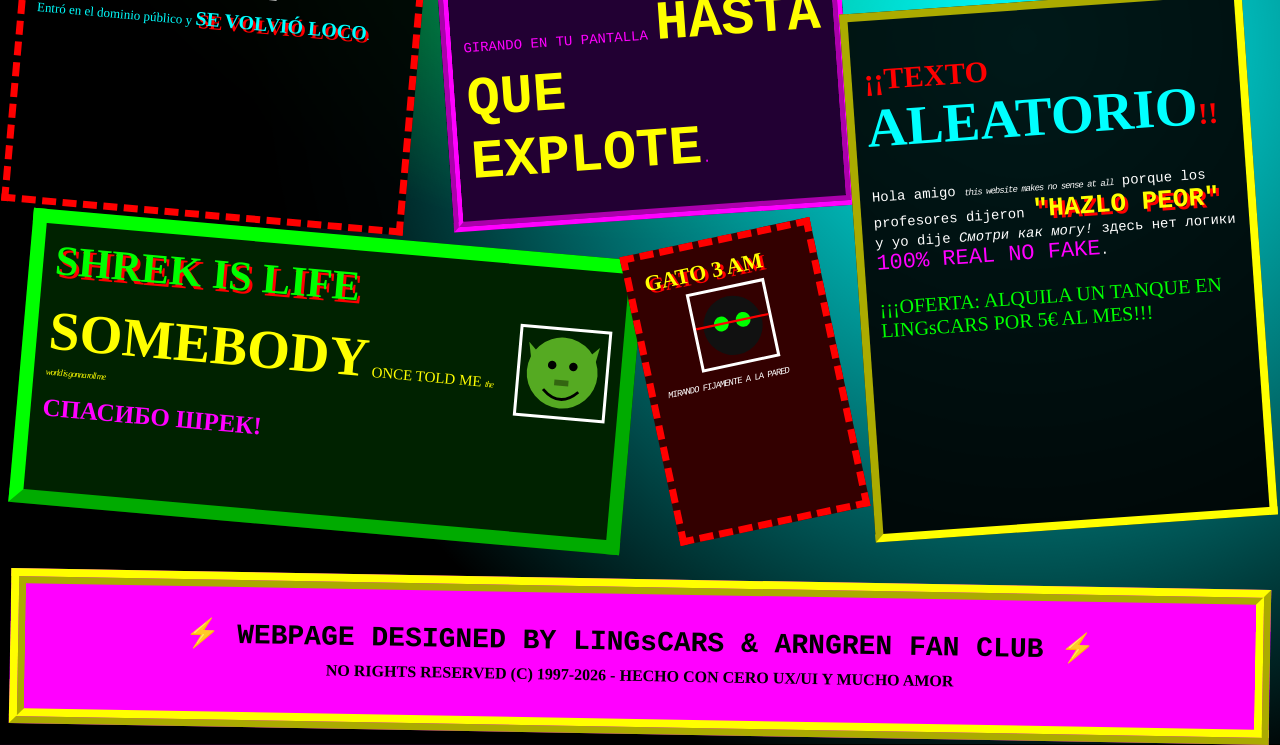
<file: tucosita.html>
<!DOCTYPE html>
<html lang="es">
<head>
    <meta charset="UTF-8">
    <meta name="viewport" content="width=device-width, initial-scale=1.0">
    <title>⚡ CAOS ABSOLUTO DISCO RGB LINGsCARS 3000 ⚡</title>
    <style>
        * {
            box-sizing: border-box;
            user-select: none;
        }

        :root {
            --rgb-speed: 0.15s;
        }

        body {
            background-color: #000;
            margin: 0;
            padding: 10px;
            font-family: "Comic Sans MS", "Impact", "Papyrus", "Courier New", sans-serif;
            color: #fff;
            overflow-x: hidden;
            cursor: crosshair;
            background-image: 
                radial-gradient(circle at 20% 30%, #ff00ff 0%, transparent 40%),
                radial-gradient(circle at 80% 70%, #00ffff 0%, transparent 40%),
                radial-gradient(circle at 50% 50%, #00ff00 0%, transparent 50%);
            animation: bgShift 0.2s infinite linear alternate;
        }

        @keyframes bgShift {
            0% { filter: hue-rotate(0deg) contrast(1.5); }
            100% { filter: hue-rotate(360deg) contrast(2.5); }
        }

        /* LIGHTING AND DISCO EFFECT OVERLAYS */
        .disco-strobe {
            position: fixed;
            top: 0; left: 0; width: 100vw; height: 100vh;
            pointer-events: none;
            z-index: 9999;
            mix-blend-mode: overlay;
            animation: strobePulse 0.08s infinite alternate;
        }

        @keyframes strobePulse {
            0% { background: rgba(255, 0, 0, 0.25); }
            33% { background: rgba(0, 255, 0, 0.25); }
            66% { background: rgba(0, 0, 255, 0.25); }
            100% { background: rgba(255, 255, 0, 0.25); }
        }

        /* FOCOS DISCO MÓVILES */
        .spotlight {
            position: fixed;
            width: 300px; height: 300px;
            border-radius: 50%;
            filter: blur(40px);
            pointer-events: none;
            z-index: 9998;
            opacity: 0.6;
            animation: spotMove 2s infinite alternate ease-in-out;
        }
        .spot1 { background: #ff00ff; top: 10%; left: 10%; animation-duration: 1.3s; }
        .spot2 { background: #00ffff; bottom: 10%; right: 10%; animation-duration: 1.7s; }
        .spot3 { background: #ffff00; top: 50%; left: 40%; animation-duration: 0.9s; }

        @keyframes spotMove {
            0% { transform: translate(0, 0) scale(1); }
            100% { transform: translate(250px, -150px) scale(1.6); }
        }

        /* MARCO EN PANTALLA ESTROBOSCÓPICO */
        .screen-border {
            position: fixed;
            top: 0; left: 0; right: 0; bottom: 0;
            border: 14px ridge #ff0000;
            pointer-events: none;
            z-index: 9997;
            animation: borderDisco 0.12s infinite linear;
        }

        @keyframes borderDisco {
            0% { border-color: #ff0000; box-shadow: inset 0 0 40px #ff0000; }
            25% { border-color: #00ff00; box-shadow: inset 0 0 40px #00ff00; }
            50% { border-color: #00ffff; box-shadow: inset 0 0 40px #00ffff; }
            75% { border-color: #ff00ff; box-shadow: inset 0 0 40px #ff00ff; }
            100% { border-color: #ffff00; box-shadow: inset 0 0 40px #ffff00; }
        }

        /* HEADER DESENFRENADO */
        header {
            background: #000;
            border: 12px double #00ffff;
            padding: 15px;
            margin-bottom: 20px;
            text-align: center;
            position: relative;
            transform: rotate(-1deg);
            box-shadow: 0 0 40px #ff00ff;
        }

        .disco-ball {
            width: 120px;
            height: 120px;
            animation: spinDisco 1s infinite linear, bounceBall 0.4s infinite alternate;
            display: inline-block;
        }

        @keyframes spinDisco {
            0% { transform: rotate(0deg) scale(1); }
            50% { transform: rotate(180deg) scale(1.2); }
            100% { transform: rotate(360deg) scale(1); }
        }

        @keyframes bounceBall {
            0% { translateY: 0px; }
            100% { translateY: -20px; }
        }

        /* BARRAS DE CONTROL RGB DE ALTA VELOCIDAD */
        .controls-panel {
            background: #111;
            border: 8px outset #00ff00;
            padding: 15px;
            margin: 15px 0;
            text-align: center;
            position: relative;
            z-index: 100;
        }

        .btn-chaos {
            background: linear-gradient(90deg, #ff0000, #ffff00, #00ff00, #00ffff, #ff00ff);
            background-size: 300% 300%;
            animation: rainbowBg 0.5s infinite linear;
            color: #000;
            font-family: "Impact", sans-serif;
            font-size: 26px;
            padding: 15px 30px;
            border: 6px outset #ffff00;
            cursor: pointer;
            text-transform: uppercase;
            letter-spacing: 2px;
            transform: rotate(2deg);
            box-shadow: 0 0 20px #ffffff;
        }

        .btn-chaos:hover {
            transform: scale(1.2) rotate(-5deg);
        }

        .btn-sound {
            background: #ff00ff;
            color: #ffff00;
            font-size: 18px;
            font-weight: 900;
            padding: 10px 15px;
            border: 4px inset #00ffff;
            margin: 5px;
            cursor: pointer;
            font-family: "Comic Sans MS", cursive;
        }

        .btn-sound:hover {
            background: #00ff00;
            color: #ff0000;
        }

        @keyframes rainbowBg {
            0% { background-position: 0% 50%; }
            50% { background-position: 100% 50%; }
            100% { background-position: 0% 50%; }
        }

        /* MARQUESINAS AMONTONADAS Y SOLAPADAS */
        .marquee-stack {
            position: relative;
            height: 80px;
            margin-bottom: 25px;
            overflow: hidden;
            border: 5px dashed #ff0000;
            background: #222;
        }

        .marquee-line {
            position: absolute;
            width: 100%;
            font-size: 24px;
            font-weight: bold;
            white-space: nowrap;
            animation: marqueeAnim 4s linear infinite;
        }
        .m1 { top: 0px; color: #00ffff; animation-duration: 3s; }
        .m2 { top: 25px; color: #ff00ff; animation-duration: 5s; animation-direction: reverse; }
        .m3 { top: 50px; color: #ffff00; animation-duration: 2s; }

        @keyframes marqueeAnim {
            0% { transform: translateX(100%); }
            100% { transform: translateX(-100%); }
        }

        /* GRID TOTALMENTE DESORGANIZADO, ASIMÉTRICO Y CAÓTICO */
        .chaotic-grid {
            display: grid;
            grid-template-columns: repeat(auto-fill, minmax(180px, 1fr));
            grid-auto-rows: minmax(140px, auto);
            grid-auto-flow: dense;
            gap: 15px;
            padding: 10px;
            position: relative;
            z-index: 10;
        }

        /* TARJETAS DEL CAOS - DIFERENTES TAMAÑOS, BORDES Y ROTACIONES */
        .chaos-card {
            background: rgba(0, 0, 0, 0.9);
            padding: 12px;
            position: relative;
            transition: all 0.2s ease;
            overflow: hidden;
            word-wrap: break-word;
        }

        /* Clases de variaciones extremas de Grid/Size */
        .span-col-1 { grid-column: span 1; }
        .span-col-2 { grid-column: span 2; }
        .span-col-3 { grid-column: span 3; }
        .span-row-1 { grid-row: span 1; }
        .span-row-2 { grid-row: span 2; }
        .span-row-3 { grid-row: span 3; }
        .span-row-4 { grid-row: span 4; }

        .rot-left { transform: rotate(-4deg); }
        .rot-right { transform: rotate(5deg); }
        .rot-extreme { transform: rotate(-12deg); }
        .rot-upside { transform: rotate(180deg); }

        .overlap-up { margin-top: -35px; z-index: 20; }
        .overlap-down { margin-bottom: -40px; z-index: 22; }

        /* Estilos de bordes locos */
        .b-groove { border: 10px groove #ff00ff; }
        .b-ridge { border: 12px ridge #00ffff; }
        .b-inset { border: 8px inset #ffff00; }
        .b-outset { border: 14px outset #00ff00; }
        .b-dashed { border: 7px dashed #ff0000; }

        /* EFECTOS INTERACTIVOS AL PASAR EL RATÓN */
        .chaos-card:hover {
            transform: scale(1.15) rotate(15deg) !important;
            z-index: 999 !important;
            box-shadow: 0 0 50px #ffffff;
            filter: invert(1);
        }

        /* TIPOGRAFÍA CAÓTICA MEZCLADA EN UN SOLO PÁRRAFO */
        .f-comic { font-family: "Comic Sans MS", cursive; }
        .f-impact { font-family: "Impact", fantasy; }
        .f-papyrus { font-family: "Papyrus", serif; }
        .f-courier { font-family: "Courier New", monospace; }
        .f-times { font-family: "Times New Roman", serif; }

        .t-giant { font-size: 42px; font-weight: 900; text-shadow: 3px 3px #ff0000; }
        .t-tiny { font-size: 9px; font-style: italic; letter-spacing: -1px; }
        .t-huge-bold { font-size: 55px; font-weight: 900; text-transform: uppercase; color: #ffff00; }
        .t-blink { animation: blinkText 0.1s infinite alternate; }

        @keyframes blinkText {
            0% { opacity: 0; color: #ff0000; }
            100% { opacity: 1; color: #00ffff; }
        }

        /* MEME ANIMATIONS */
        .shake-meme {
            animation: shakeHard 0.08s infinite alternate;
        }

        @keyframes shakeHard {
            0% { transform: translate(4px, 4px) rotate(0deg); }
            100% { transform: translate(-4px, -4px) rotate(-6deg); }
        }

        .spin-fast {
            animation: spinFast 0.4s infinite linear;
        }

        @keyframes spinFast {
            0% { transform: rotate(0deg); }
            100% { transform: rotate(360deg); }
        }

        .rainbow-nyan {
            background: linear-gradient(90deg, red, orange, yellow, green, blue, indigo, violet);
            background-size: 200% 200%;
            animation: rainbowNyan 0.3s infinite linear;
        }

        @keyframes rainbowNyan {
            0% { background-position: 0% 50%; }
            100% { background-position: 100% 50%; }
        }

        .meme-img {
            max-width: 100%;
            height: auto;
            border: 3px solid #fff;
            display: block;
            margin: 5px auto;
        }

        /* PIE DE PÁGINA ABSURDO */
        footer {
            margin-top: 40px;
            background: #ff00ff;
            color: #000;
            padding: 30px;
            text-align: center;
            border: 15px ridge #ffff00;
            font-size: 28px;
            font-weight: 900;
            transform: rotate(1deg);
        }
    </style>
</head>
<body id="bodyRoot">

    <div class="disco-strobe"></div>
    <div class="screen-border"></div>
    <div class="spotlight spot1"></div>
    <div class="spotlight spot2"></div>
    <div class="spotlight spot3"></div>

    <header>
        <div class="disco-ball">
            <svg viewBox="0 0 100 100" width="100" height="100">
                <circle cx="50" cy="50" r="45" fill="#aaa" stroke="#fff" stroke-width="2"/>
                <path d="M10 50 Q 50 10 90 50 Q 50 90 10 50 Z" fill="#fff" opacity="0.5"/>
                <path d="M20 30 L80 30 M20 70 L80 70 M30 20 L30 80 M70 20 L70 80" stroke="#000" stroke-width="1.5"/>
                <circle cx="35" cy="35" r="8" fill="#ffff00"/>
                <circle cx="65" cy="45" r="10" fill="#ff00ff"/>
                <circle cx="45" cy="65" r="7" fill="#00ffff"/>
            </svg>
        </div>
        <h1 style="font-size: 48px; margin: 5px; font-family: 'Impact'; color: #ffff00; text-shadow: 4px 4px #ff0000;">
            🔥 LINGsCARS DISCO KARAOKE MEME 3000 🔥
        </h1>
        <p style="font-size: 20px; color: #00ffff; font-family: 'Comic Sans MS';">
            ¡¡¡EL SITIO <span class="t-huge-bold">MÁS DESORGANIZADO</span> DE INTERNET И3 СД0S!!!
        </p>
    </header>

    <div class="controls-panel">
        <button class="btn-chaos" onclick="shuffleChaosLayout()">💥 MODO CAOS ABSOLUTO (MEZCLAR TODO) 💥</button>
        <br><br>
        <span style="font-size: 20px; font-weight: bold; color: #fff;">SOUNDBOARD MEME SYNTH:</span><br>
        <button class="btn-sound" onclick="playAudioEffect('meow')">🐱 MAULLIDO LAMINE</button>
        <button class="btn-sound" onclick="playAudioEffect('screamingGoat')">🐐 CABRA AAAAAH!</button>
        <button class="btn-sound" onclick="playAudioEffect('pedroBeat')">🦝 PEDRO PEDRO BEAT</button>
        <button class="btn-sound" onclick="playAudioEffect('laser')">🔫 DISPARO LASER RGB</button>
        <button class="btn-sound" onclick="playAudioEffect('doraemonMagic')">🌀 DORAEMON MAGIC</button>
        <button class="btn-sound" onclick="playAudioEffect('bassDrop')">💥 BASS DROP GIGACHAD</button>
    </div>

    <div class="marquee-stack">
        <div class="marquee-line m1">🔥 OFERTAS EN ALQUILER DE AUTOS DORAEMON DROGADO --- NO COMPRES EN OTRO LADO --- КАРAОКЕ БЕСПЛАТНО 🔥</div>
        <div class="marquee-line m2">💥 GATO BRASILEÑO BAILANDO EL BAILE DE LAMINE YAMAL EN 4K FULL HD --- CLICK AQUÍ O SE BORRA TU WINDOWS 💥</div>
        <div class="marquee-line m3">⚡ CABRAS GRITANDO EN SANSCRITO Y RUSO --- DORAEMON PERDIÓ EL CONTROL DE SUS INVENTOS --- LING CARS RULES ⚡</div>
    </div>

    <main class="chaotic-grid" id="chaosGrid">

        <!-- BLOQUE 1: GATO LAMINE / BRASILEÑO -->
        <div class="chaos-card span-col-2 span-row-3 rot-left b-groove overlap-up">
            <span class="t-blink t-giant f-impact" style="color: #00ff00;">GATO LAMINE!</span>
            <p class="f-courier">
                <span class="t-huge-bold">BAILE</span> <span class="t-tiny">brasileño</span> do <span class="f-papyrus" style="color: #ff00ff; font-size: 28px;">SATANÁS</span> 🪩🪩
            </p>

            <svg viewBox="0 0 200 200" width="160" height="160" class="shake-meme meme-img">
                <rect width="200" height="200" fill="#ff00ff"/>
                <!-- Gato SVG Animado -->
                <circle cx="100" cy="110" r="50" fill="#ffff00"/>
                <polygon points="60,70 80,30 95,65" fill="#ff0000"/>
                <polygon points="140,70 120,30 105,65" fill="#ff0000"/>
                <!-- Ojos saltones -->
                <circle cx="80" cy="100" r="14" fill="#fff"/>
                <circle cx="80" cy="100" r="6" fill="#000"/>
                <circle cx="120" cy="100" r="14" fill="#fff"/>
                <circle cx="120" cy="100" r="6" fill="#000"/>
                <!-- Boca sonriente -->
                <path d="M75 130 Q100 160 125 130" stroke="#000" stroke-width="5" fill="none"/>
                <!-- Gafas de sol -->
                <rect x="65" y="90" width="35" height="20" fill="#000"/>
                <rect x="105" y="90" width="35" height="20" fill="#000"/>
                <line x1="100" y1="98" x2="105" y2="98" stroke="#000" stroke-width="4"/>
            </svg>

            <p class="f-times" style="font-size: 11px; color: #ffff00;">
                <b style="font-size: 20px;">КАТАСТРОФА!</b> El gato baila sin parar en la pista RGB. <i>Aprobadme la asignatura por favor.</i>
            </p>
            <button class="btn-sound" onclick="playAudioEffect('meow')">🔊 OIR MAULLIDO</button>
        </div>

        <!-- BLOQUE 2: DORAEMON ALUCINANDO -->
        <div class="chaos-card span-col-3 span-row-2 rot-right b-ridge">
            <h2 class="f-papyrus t-giant" style="color: #00ffff;">
                <span class="t-tiny">доpаемон</span> DORAEMON <span class="f-comic" style="color: #ff0000; font-size: 38px;">DROGADO</span> 🌀
            </h2>
            <div style="display: flex; align-items: center; justify-content: space-around;">
                <svg viewBox="0 0 150 150" width="130" height="130" class="spin-fast meme-img">
                    <circle cx="75" cy="75" r="65" fill="#00a0e9"/>
                    <circle cx="75" cy="85" r="50" fill="#fff"/>
                    <circle cx="60" cy="50" r="16" fill="#fff" stroke="#000" stroke-width="2"/>
                    <circle cx="90" cy="50" r="16" fill="#fff" stroke="#000" stroke-width="2"/>
                    <!-- Pupilas en espiral -->
                    <circle cx="60" cy="50" r="6" fill="#ff0000"/>
                    <circle cx="90" cy="50" r="6" fill="#ffff00"/>
                    <circle cx="75" cy="68" r="8" fill="#ff0000"/>
                    <line x1="75" y1="76" x2="75" y2="110" stroke="#000" stroke-width="4"/>
                    <path d="M45 95 Q75 130 105 95" stroke="#000" stroke-width="4" fill="none"/>
                </svg>
                <div style="text-align: left;">
                    <p class="f-impact" style="color: #ff00ff; font-size: 22px; margin: 0;">
                        ¡¡¡HA TOMADO DEMASIADOS <b>DORAYAKIS</b> PSICODÉLICOS!!!
                    </p>
                    <p class="f-courier" style="font-size: 12px; color: #00ff00;">
                        Subtitles: <span class="t-huge-bold">नोबिता तुम कहाँ हो</span> (Nobita dónde estás??)
                    </p>
                </div>
            </div>
        </div>

        <!-- BLOQUE 3: CABRA GRITANDO AAAAAH! -->
        <div class="chaos-card span-col-1 span-row-4 rot-extreme b-inset shake-meme" style="background: #ff0055;">
            <h3 class="f-impact t-giant" style="color: #ffff00; text-align: center;">CABRA AAAAAH!</h3>
            <svg viewBox="0 0 120 160" width="100" height="130" class="meme-img">
                <!-- Cabra SVG -->
                <polygon points="30,10 20,50 40,40" fill="#888"/>
                <polygon points="90,10 100,50 80,40" fill="#888"/>
                <ellipse cx="60" cy="80" rx="35" ry="45" fill="#ddd"/>
                <!-- Ojos locos horizontales -->
                <ellipse cx="45" cy="70" rx="8" ry="5" fill="#fff"/>
                <rect x="41" y="69" width="8" height="2" fill="#000"/>
                <ellipse cx="75" cy="70" rx="8" ry="5" fill="#fff"/>
                <rect x="71" y="69" width="8" height="2" fill="#000"/>
                <!-- BOCA GIGANTE ABIERTA -->
                <ellipse cx="60" cy="105" rx="20" ry="25" fill="#000"/>
                <path d="M50 115 Q60 125 70 115" stroke="#ff0000" stroke-width="4" fill="#ff0000"/>
            </svg>
            <p class="f-comic" style="font-size: 16px; color: #fff; font-weight: bold;">
                <span class="t-huge-bold" style="color: #000;">Gritos</span> de agonía <span class="t-tiny">a las 3:00 AM</span>
            </p>
            <button class="btn-sound" style="width: 100%;" onclick="playAudioEffect('screamingGoat')">🐐 GRITAR!</button>
        </div>

        <!-- BLOQUE 4: GATO NYAN ARCOÍRIS -->
        <div class="chaos-card span-col-3 span-row-1 rainbow-nyan b-outset overlap-down">
            <div style="display: flex; align-items: center; justify-content: space-between;">
                <span class="f-impact t-giant" style="color: #fff; text-shadow: 3px 3px #000;">NYAN CAT OVERLOAD</span>
                <span class="f-courier t-huge-bold" style="color: #000;">10000000% RGB</span>
            </div>
        </div>

        <!-- BLOQUE 5: MICKEY MOUSE RETRO BIZARRO -->
        <div class="chaos-card span-col-2 span-row-2 rot-right b-dashed">
            <h4 class="f-comic" style="color: #ff00ff; font-size: 28px; margin: 0;">
                Mickey Mouse <span class="t-tiny">1928</span> <span class="t-huge-bold" style="color: #ff0000;">CURSED</span>
            </h4>
            <svg viewBox="0 0 140 140" width="110" height="110" class="meme-img">
                <circle cx="70" cy="80" r="40" fill="#000"/>
                <circle cx="35" cy="40" r="25" fill="#000"/>
                <circle cx="105" cy="40" r="25" fill="#000"/>
                <ellipse cx="70" cy="85" rx="28" ry="22" fill="#fff"/>
                <!-- Ojos hipnóticos -->
                <circle cx="60" cy="78" r="6" fill="#000"/>
                <circle cx="80" cy="78" r="6" fill="#000"/>
                <polygon points="70,88 65,95 75,95" fill="#000"/>
                <!-- Sonrisa macabra -->
                <path d="M50 95 Q70 120 90 95" stroke="#000" stroke-width="4" fill="none"/>
            </svg>
            <p class="f-papyrus" style="font-size: 13px; color: #00ffff;">
                Entró en el dominio público y <b class="t-giant" style="font-size: 20px;">SE VOLVIÓ LOCO</b>.
            </p>
        </div>

        <!-- BLOQUE 6: MAPACHE PEDRO PEDRO PEDRO -->
        <div class="chaos-card span-col-2 span-row-2 rot-left b-groove" style="background: #220033;">
            <h3 class="f-impact" style="color: #ffff00; font-size: 32px; margin: 0;">
                🦝 PEDRO PEDRO PEDRO 🦝
            </h3>
            <svg viewBox="0 0 140 140" width="110" height="110" class="spin-fast meme-img">
                <circle cx="70" cy="70" r="55" fill="#777"/>
                <!-- Antaz antifaz mapache -->
                <ellipse cx="48" cy="60" rx="18" ry="12" fill="#000"/>
                <ellipse cx="92" cy="60" rx="18" ry="12" fill="#000"/>
                <circle cx="48" cy="60" r="5" fill="#fff"/>
                <circle cx="92" cy="60" r="5" fill="#fff"/>
                <polygon points="70,72 63,82 77,82" fill="#000"/>
                <path d="M55 90 Q70 105 85 90" stroke="#000" stroke-width="4" fill="none"/>
            </svg>
            <p class="f-courier" style="font-size: 14px; color: #ff00ff;">
                GIRANDO EN TU PANTALLA <span class="t-huge-bold">HASTA QUE EXPLOTE</span>.
            </p>
        </div>

        <!-- BLOQUE 7: GIGACHAD & SHREK CONFIRMED -->
        <div class="chaos-card span-col-3 span-row-2 rot-right b-outset" style="background: #002200;">
            <div style="display: flex; gap: 10px; align-items: center;">
                <div>
                    <h2 class="f-impact t-giant" style="color: #00ff00; margin: 0;">SHREK IS LIFE</h2>
                    <p class="f-comic" style="font-size: 15px; color: #ffff00;">
                        <span class="t-huge-bold">SOMEBODY</span> ONCE TOLD ME <span class="t-tiny">the world is gonna roll me</span>
                    </p>
                    <span class="f-times" style="font-size: 25px; color: #ff00ff; font-weight: bold;">
                        СПАСИБО ШРЕК!
                    </span>
                </div>
                <svg viewBox="0 0 120 120" width="100" height="100" class="shake-meme meme-img">
                    <circle cx="60" cy="60" r="50" fill="#55aa22"/>
                    <!-- Orejas Shrek -->
                    <polygon points="10,20 25,35 15,45" fill="#55aa22"/>
                    <polygon points="110,20 95,35 105,45" fill="#55aa22"/>
                    <!-- Cara -->
                    <circle cx="45" cy="50" r="6" fill="#000"/>
                    <circle cx="75" cy="50" r="6" fill="#000"/>
                    <rect x="50" y="70" width="20" height="8" fill="#336611"/>
                    <path d="M35 85 Q60 110 85 85" stroke="#000" stroke-width="4" fill="none"/>
                </svg>
            </div>
        </div>

        <!-- BLOQUE 8: RANDOM TEXTO ESPAÑOL/SPANGLISH/CIRÍLICO -->
        <div class="chaos-card span-col-2 span-row-3 rot-left b-inset">
            <h3 class="f-papyrus" style="color: #ff0000; font-size: 30px;">
                ¡¡TEXTO <span class="t-huge-bold" style="color: #00ffff;">ALEATORIO</span>!!
            </h3>
            <p class="f-courier" style="font-size: 14px; color: #fff;">
                Hola amigo <span class="t-tiny">this website makes no sense at all</span> porque los profesores dijeron 
                <b class="t-giant" style="font-size: 26px; color: #ffff00;">"HAZLO PEOR"</b> y yo dije <i>Смотри как могу!</i> 
                здесь нет логики <span class="t-blink" style="color: #ff00ff; font-size: 22px;">100% REAL NO FAKE</span>.
            </p>
            <p class="f-impact" style="font-size: 20px; color: #00ff00;">
                ¡¡¡OFERTA: ALQUILA UN TANQUE EN LINGsCARS POR 5€ AL MES!!!
            </p>
        </div>

        <!-- BLOQUE 9: GATO A LAS 3 AM -->
        <div class="chaos-card span-col-1 span-row-2 rot-extreme b-dashed" style="background: #330000;">
            <p class="f-comic t-giant" style="color: #ffff00; font-size: 22px; margin: 0;">GATO 3 AM</p>
            <svg viewBox="0 0 100 100" width="80" height="80" class="spin-fast meme-img">
                <circle cx="50" cy="50" r="40" fill="#111"/>
                <!-- Ojos brillantes láser -->
                <circle cx="35" cy="45" r="10" fill="#00ff00"/>
                <circle cx="65" cy="45" r="10" fill="#00ff00"/>
                <line x1="0" y1="45" x2="100" y2="45" stroke="#ff0000" stroke-width="3"/>
            </svg>
            <span class="t-tiny f-courier" style="color: #fff;">MIRANDO FIJAMENTE A LA PARED</span>
        </div>

    </main>

    <footer>
        <span class="t-blink">⚡ WEBPAGE DESIGNED BY LINGsCARS & ARNGREN FAN CLUB ⚡</span><br>
        <span style="font-size: 16px; font-family: 'Comic Sans MS'; color: #000;">
            NO RIGHTS RESERVED (C) 1997-2026 - HECHO CON CERO UX/UI Y MUCHO AMOR
        </span>
    </footer>

    <script>
        /* WEB AUDIO API - SINTETIZADOR DE EFECTOS SONOROS BIZARROS EN TIEMPO REAL */
        const AudioContext = window.AudioContext || window.webkitAudioContext;
        let audioCtx = null;

        function initAudio() {
            if (!audioCtx) {
                audioCtx = new AudioContext();
            }
        }

        function playAudioEffect(type) {
            initAudio();
            if (!audioCtx) return;

            const now = audioCtx.currentTime;

            if (type === 'meow') {
                // Sintetizador de maullido bizarro
                const osc = audioCtx.createOscillator();
                const gain = audioCtx.createGain();
                osc.type = 'sawtooth';
                osc.frequency.setValueAtTime(400, now);
                osc.frequency.exponentialRampToValueAtTime(800, now + 0.2);
                osc.frequency.exponentialRampToValueAtTime(300, now + 0.5);
                gain.gain.setValueAtTime(0.3, now);
                gain.gain.exponentialRampToValueAtTime(0.01, now + 0.5);
                osc.connect(gain);
                gain.connect(audioCtx.destination);
                osc.start(now);
                osc.stop(now + 0.5);
            } 
            else if (type === 'screamingGoat') {
                // Sintetizador de grito de cabra
                const osc = audioCtx.createOscillator();
                const gain = audioCtx.createGain();
                osc.type = 'square';
                osc.frequency.setValueAtTime(250, now);
                for (let i = 0; i < 10; i++) {
                    osc.frequency.setValueAtTime(200 + Math.random() * 300, now + i * 0.05);
                }
                gain.gain.setValueAtTime(0.4, now);
                gain.gain.exponentialRampToValueAtTime(0.01, now + 0.6);
                osc.connect(gain);
                gain.connect(audioCtx.destination);
                osc.start(now);
                osc.stop(now + 0.6);
            }
            else if (type === 'pedroBeat') {
                // Secuencia techno rápida
                for (let i = 0; i < 4; i++) {
                    const osc = audioCtx.createOscillator();
                    const gain = audioCtx.createGain();
                    osc.type = 'triangle';
                    osc.frequency.setValueAtTime(150 - (i * 20), now + (i * 0.1));
                    gain.gain.setValueAtTime(0.4, now + (i * 0.1));
                    gain.gain.exponentialRampToValueAtTime(0.01, now + (i * 0.1) + 0.08);
                    osc.connect(gain);
                    gain.connect(audioCtx.destination);
                    osc.start(now + (i * 0.1));
                    osc.stop(now + (i * 0.1) + 0.08);
                }
            }
            else if (type === 'laser') {
                const osc = audioCtx.createOscillator();
                const gain = audioCtx.createGain();
                osc.type = 'sawtooth';
                osc.frequency.setValueAtTime(1200, now);
                osc.frequency.exponentialRampToValueAtTime(100, now + 0.25);
                gain.gain.setValueAtTime(0.3, now);
                gain.gain.exponentialRampToValueAtTime(0.01, now + 0.25);
                osc.connect(gain);
                gain.connect(audioCtx.destination);
                osc.start(now);
                osc.stop(now + 0.25);
            }
            else if (type === 'doraemonMagic') {
                const osc = audioCtx.createOscillator();
                const gain = audioCtx.createGain();
                osc.type = 'sine';
                osc.frequency.setValueAtTime(300, now);
                osc.frequency.linearRampToValueAtTime(1200, now + 0.4);
                gain.gain.setValueAtTime(0.3, now);
                gain.gain.exponentialRampToValueAtTime(0.01, now + 0.4);
                osc.connect(gain);
                gain.connect(audioCtx.destination);
                osc.start(now);
                osc.stop(now + 0.4);
            }
            else if (type === 'bassDrop') {
                const osc = audioCtx.createOscillator();
                const gain = audioCtx.createGain();
                osc.type = 'sine';
                osc.frequency.setValueAtTime(200, now);
                osc.frequency.exponentialRampToValueAtTime(30, now + 0.8);
                gain.gain.setValueAtTime(0.6, now);
                gain.gain.exponentialRampToValueAtTime(0.01, now + 0.8);
                osc.connect(gain);
                gain.connect(audioCtx.destination);
                osc.start(now);
                osc.stop(now + 0.8);
            }
        }

        /* FUNCIÓN DE MODO CAOS ABSOLUTO: MEZCLA Y REORGANIZA TODO EL GRID AL AZAR */
        function shuffleChaosLayout() {
            const grid = id => document.getElementById(id);
            const cards = Array.from(document.querySelectorAll('.chaos-card'));
            
            const colSpans = ['span-col-1', 'span-col-2', 'span-col-3'];
            const rowSpans = ['span-row-1', 'span-row-2', 'span-row-3', 'span-row-4'];
            const rotations = ['rot-left', 'rot-right', 'rot-extreme', 'rot-upside'];
            const borders = ['b-groove', 'b-ridge', 'b-inset', 'b-outset', 'b-dashed'];

            // Barajar array de elementos
            cards.sort(() => Math.random() - 0.5);

            cards.forEach(card => {
                // Remover clases antiguas de posicionamiento
                card.className = 'chaos-card';

                // Asignar nuevas variaciones aleatorias desorganizadas
                const randomCol = colSpans[Math.floor(Math.random() * colSpans.length)];
                const randomRow = rowSpans[Math.floor(Math.random() * rowSpans.length)];
                const randomRot = rotations[Math.floor(Math.random() * rotations.length)];
                const randomBorder = borders[Math.floor(Math.random() * borders.length)];

                card.classList.add(randomCol, randomRow, randomRot, randomBorder);

                // Añadir margenes desalineados aleatorios
                if (Math.random() > 0.6) {
                    card.style.marginTop = (Math.random() * -40) + 'px';
                } else {
                    card.style.marginTop = '0px';
                }

                // Reinsertar en el DOM en nuevo orden
                grid('chaosGrid').appendChild(card);
            });

            // Reproducir sonido de caos
            playAudioEffect('laser');
        }

        // Efecto interactivo: Mover elementos al pasar el ratón aleatoriamente
        document.querySelectorAll('.chaos-card').forEach(card => {
            card.addEventListener('mouseenter', () => {
                if (Math.random() > 0.5) {
                    playAudioEffect('laser');
                }
            });
        });
    </script>
</body>
</html>
</file>
<file: Estilos.css>
* {
  box-sizing: border-box;
  margin: 0;
  padding: 0;
}

body {
  min-height: 100vh;
  font-family: 'Georgia', 'Times New Roman', serif;
  background: linear-gradient(135deg, #3a0d0d 0%, #7a1f1f 45%, #b8452e 100%);
  color: #fff5eb;
  display: flex;
  align-items: center;
  justify-content: center;
  padding: 24px;
}

.tarjeta {
  background: rgba(20, 4, 4, 0.55);
  border: 1px solid rgba(255, 200, 150, 0.25);
  border-radius: 20px;
  padding: 48px 40px;
  max-width: 560px;
  width: 100%;
  text-align: center;
  box-shadow: 0 20px 60px rgba(0, 0, 0, 0.5);
  backdrop-filter: blur(4px);
}

h1 {
  font-size: 1.8rem;
  color: #ffd7a8;
  margin-bottom: 24px;
  line-height: 1.4;
}

p {
  font-size: 1.1rem;
  line-height: 1.8;
  margin-bottom: 18px;
  color: #ffece0;
}

.nombre-destacado {
  color: #ff8c69;
  font-weight: bold;
}

input[type="text"] {
  width: 100%;
  padding: 14px 16px;
  font-size: 1.1rem;
  border-radius: 10px;
  border: 2px solid #b8452e;
  background: #fff5eb;
  color: #3a0d0d;
  margin: 20px 0;
  font-family: inherit;
}

input[type="text"]:focus {
  outline: none;
  border-color: #ff8c69;
}

button {
  background: linear-gradient(135deg, #d94f30, #a3221f);
  color: #fff5eb;
  border: none;
  padding: 14px 32px;
  font-size: 1.05rem;
  border-radius: 30px;
  cursor: pointer;
  font-family: inherit;
  font-weight: bold;
  letter-spacing: 0.5px;
  box-shadow: 0 8px 20px rgba(163, 34, 31, 0.5);
  transition: transform 0.15s ease, box-shadow 0.15s ease;
}

button:hover {
  transform: translateY(-2px) scale(1.03);
  box-shadow: 0 12px 28px rgba(163, 34, 31, 0.65);
}

button:active {
  transform: translateY(0) scale(0.98);
}

.contenedor-boton {
  display: flex;
  justify-content: center;
  margin-top: 32px;
}

.aviso {
  font-size: 0.9rem;
  color: #ffb199;
  margin-top: 12px;
  min-height: 20px;
}

.corazon {
  font-size: 2rem;
  margin-bottom: 8px;
}

.gif-espacio {
  margin-top: 24px;
  border: 2px dashed rgba(255, 200, 150, 0.4);
  border-radius: 14px;
  padding: 40px 20px;
  color: #ffb199;
  font-size: 0.95rem;
}

.gif-espacio img {
  max-width: 100%;
  border-radius: 12px;
  margin-top: 10px;
}
</file>
